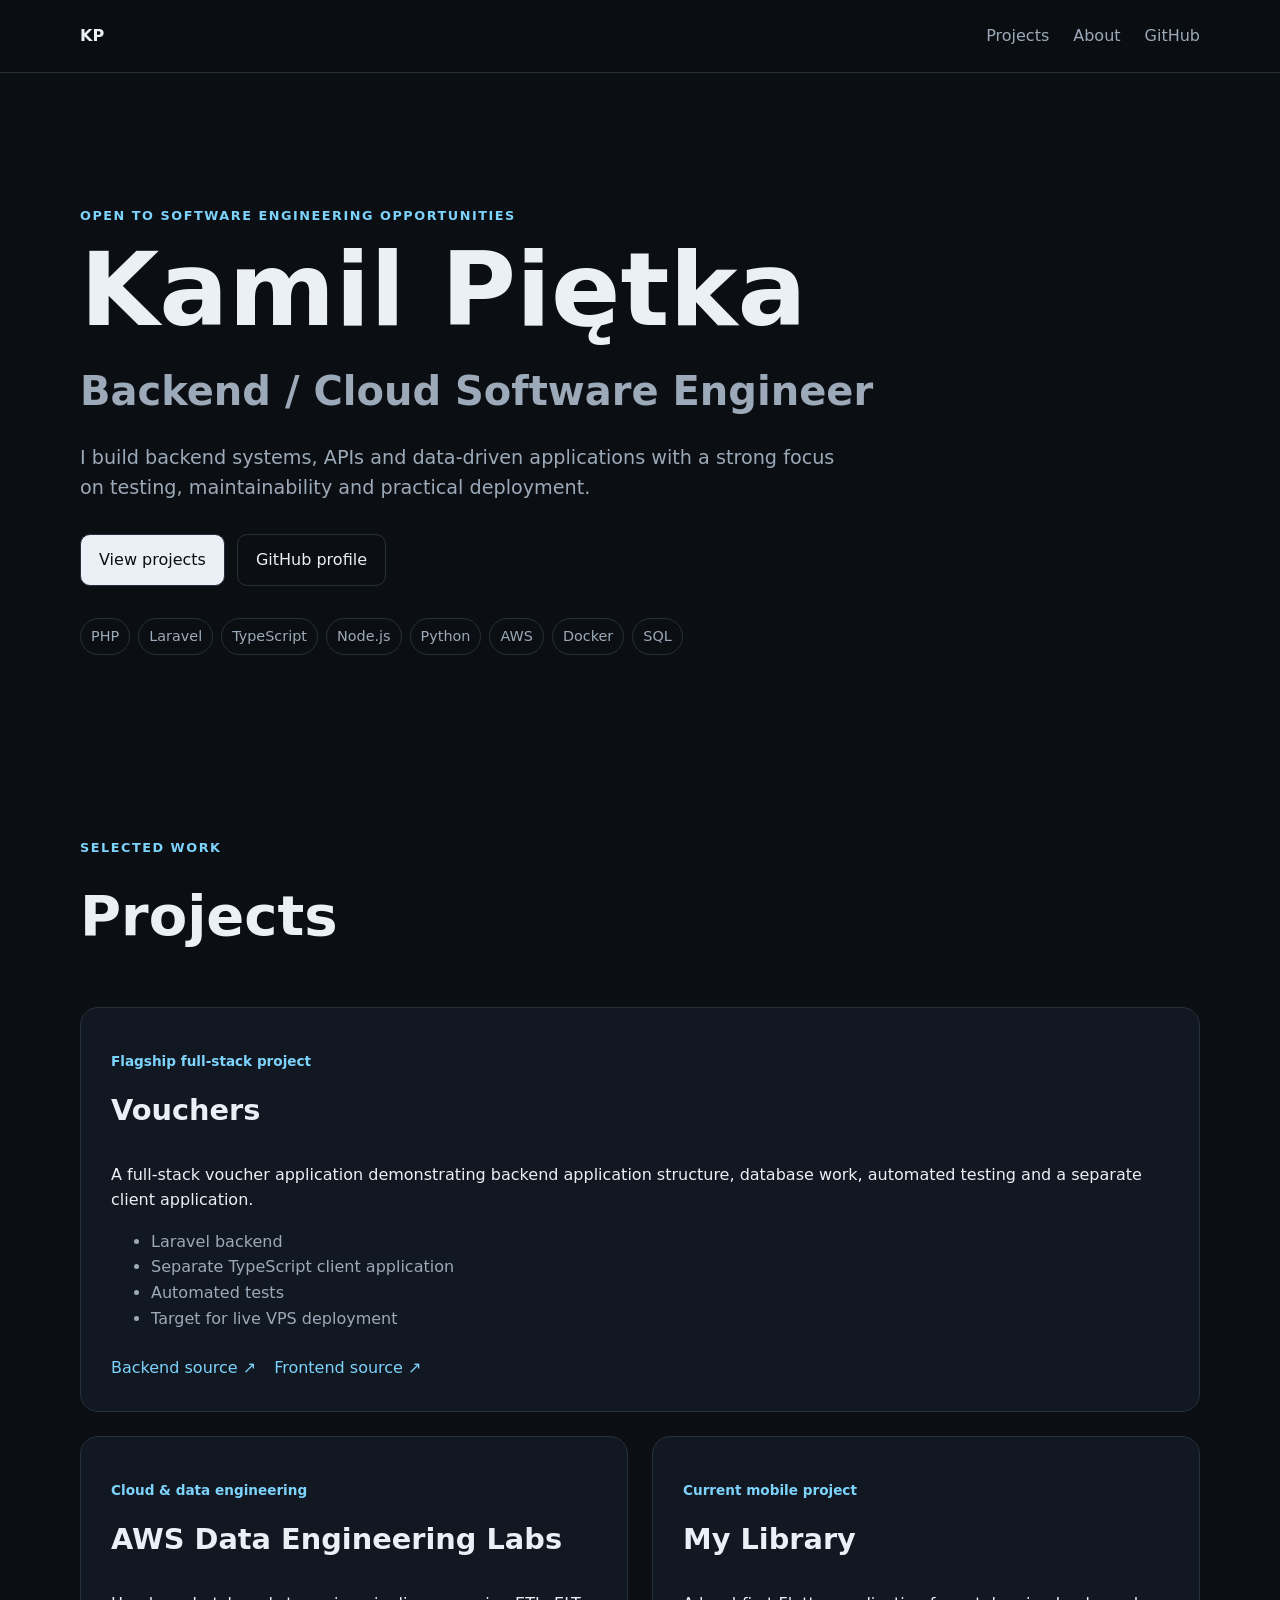
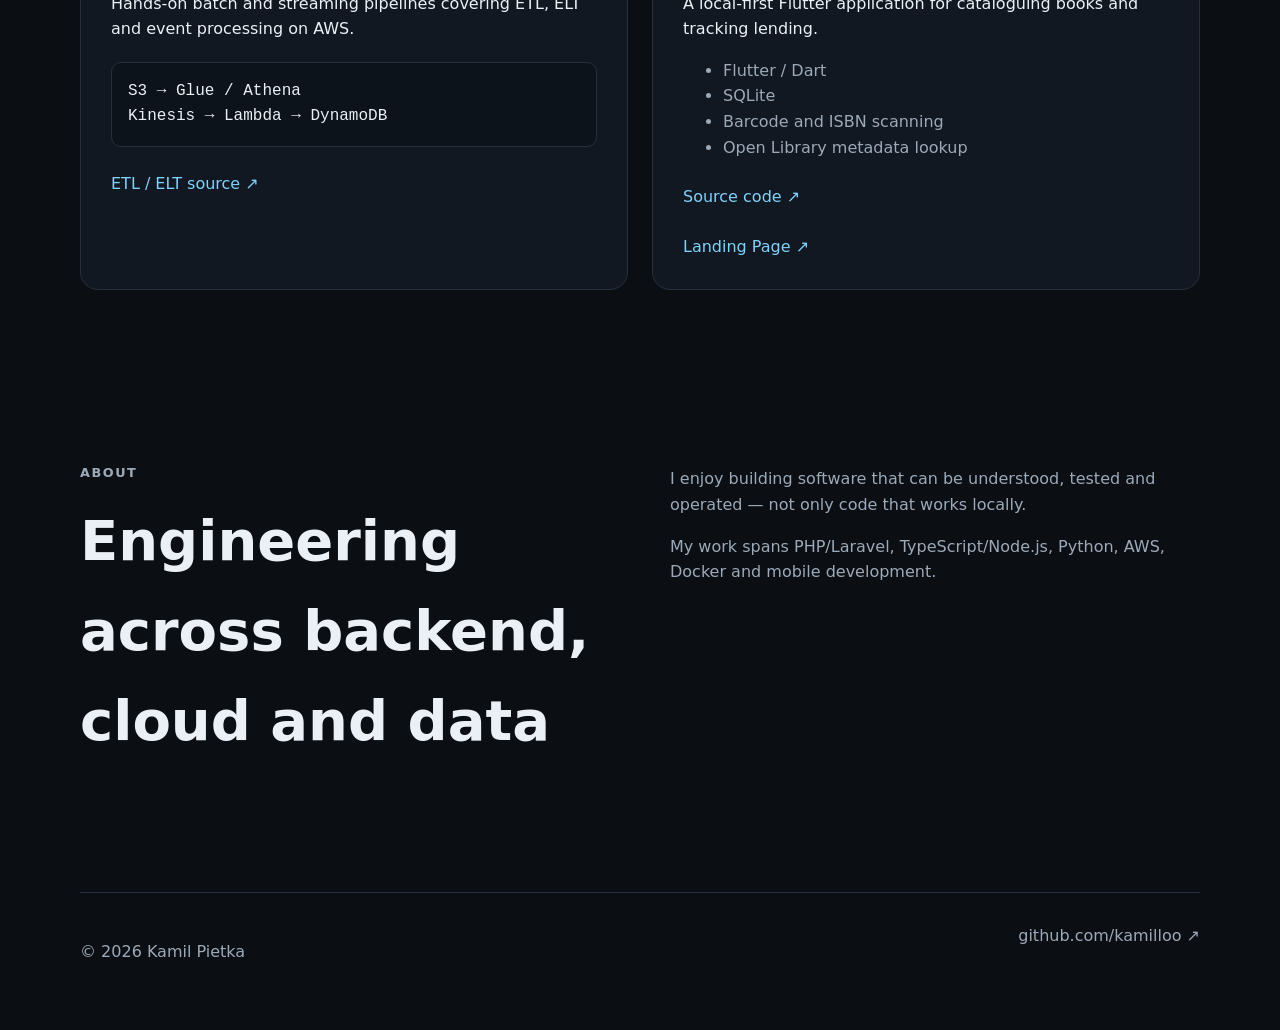
<file: index.html>
<!doctype html>
<html lang="en">
<head>
  <meta charset="utf-8">
  <meta name="viewport" content="width=device-width, initial-scale=1">
  <meta name="description" content="Kamil Pietka — Backend / Cloud Software Engineer">
  <title>Kamil Piętka — Backend / Cloud Software Engineer</title>
  <link rel="stylesheet" href="styles.css">
</head>
<body>
  <header class="site-header">
    <div class="wrap nav">
      <a class="brand" href="#top">KP</a>
      <nav>
        <a href="#projects">Projects</a>
        <a href="#about">About</a>
        <a href="https://github.com/kamilloo" target="_blank" rel="noreferrer">GitHub</a>
      </nav>
    </div>
  </header>

  <main id="top">
    <section class="hero wrap">
      <p class="eyebrow">Open to software engineering opportunities</p>
      <h1>Kamil Piętka</h1>
      <h2>Backend / Cloud Software Engineer</h2>
      <p class="lead">
        I build backend systems, APIs and data-driven applications
        with a strong focus on testing, maintainability and practical deployment.
      </p>

      <div class="actions">
        <a class="button primary" href="#projects">View projects</a>
        <a class="button" href="https://github.com/kamilloo" target="_blank" rel="noreferrer">
          GitHub profile
        </a>
      </div>

      <div class="stack">
        <span>PHP</span>
        <span>Laravel</span>
        <span>TypeScript</span>
        <span>Node.js</span>
        <span>Python</span>
        <span>AWS</span>
        <span>Docker</span>
        <span>SQL</span>
      </div>
    </section>

    <section id="projects" class="section wrap">
      <p class="eyebrow">Selected work</p>
      <h2>Projects</h2>

      <article class="project featured">
        <p class="project-kicker">Flagship full-stack project</p>
        <h3>Vouchers</h3>
        <p>
          A full-stack voucher application demonstrating backend application structure,
          database work, automated testing and a separate client application.
        </p>

        <ul class="highlights">
          <li>Laravel backend</li>
          <li>Separate TypeScript client application</li>
          <li>Automated tests</li>
          <li>Target for live VPS deployment</li>
        </ul>

        <div class="project-links">
          <a href="https://github.com/kamilloo/vouchers" target="_blank" rel="noreferrer">
            Backend source ↗
          </a>
          <a href="https://github.com/kamilloo/vouchers-app" target="_blank" rel="noreferrer">
            Frontend source ↗
          </a>
        </div>
      </article>

      <div class="project-grid">
        <article class="project">
          <p class="project-kicker">Cloud & data engineering</p>
          <h3>AWS Data Engineering Labs</h3>
          <p>
            Hands-on batch and streaming pipelines covering ETL, ELT
            and event processing on AWS.
          </p>

          <div class="architecture">
            S3 → Glue / Athena<br>
            Kinesis → Lambda → DynamoDB
          </div>

          <div class="project-links">
            <a href="https://github.com/kamilloo/aws-data-engineering-labs-etl-elt"
               target="_blank" rel="noreferrer">
              ETL / ELT source ↗
            </a>
          </div>
        </article>

        <article class="project">
          <p class="project-kicker">Current mobile project</p>
          <h3>My Library</h3>
          <p>
            A local-first Flutter application for cataloguing books and tracking lending.
          </p>

          <ul class="highlights">
            <li>Flutter / Dart</li>
            <li>SQLite</li>
            <li>Barcode and ISBN scanning</li>
            <li>Open Library metadata lookup</li>
          </ul>

          <div class="project-links">
            <a href="https://github.com/kamilloo/my-library-app"
               target="_blank" rel="noreferrer">
              Source code ↗
            </a>
          </div>
          <div class="project-links">
            <a href="https://mojabiblioteka.kamilpietka.dev/"
               target="_blank" rel="noreferrer">
              Landing Page ↗
            </a>
          </div>
        </article>
      </div>
    </section>

    <section id="about" class="section wrap about">
      <div>
        <p class="eyebrow">About</p>
        <h2>Engineering across backend, cloud and data</h2>
      </div>
      <div>
        <p>
          I enjoy building software that can be understood, tested and operated —
          not only code that works locally.
        </p>
        <p>
          My work spans PHP/Laravel, TypeScript/Node.js, Python, AWS,
          Docker and mobile development.
        </p>
      </div>
    </section>
  </main>

  <footer class="wrap footer">
    <p>© 2026 Kamil Pietka</p>
    <a href="https://github.com/kamilloo" target="_blank" rel="noreferrer">
      github.com/kamilloo ↗
    </a>
  </footer>
</body>
</html>
</file>
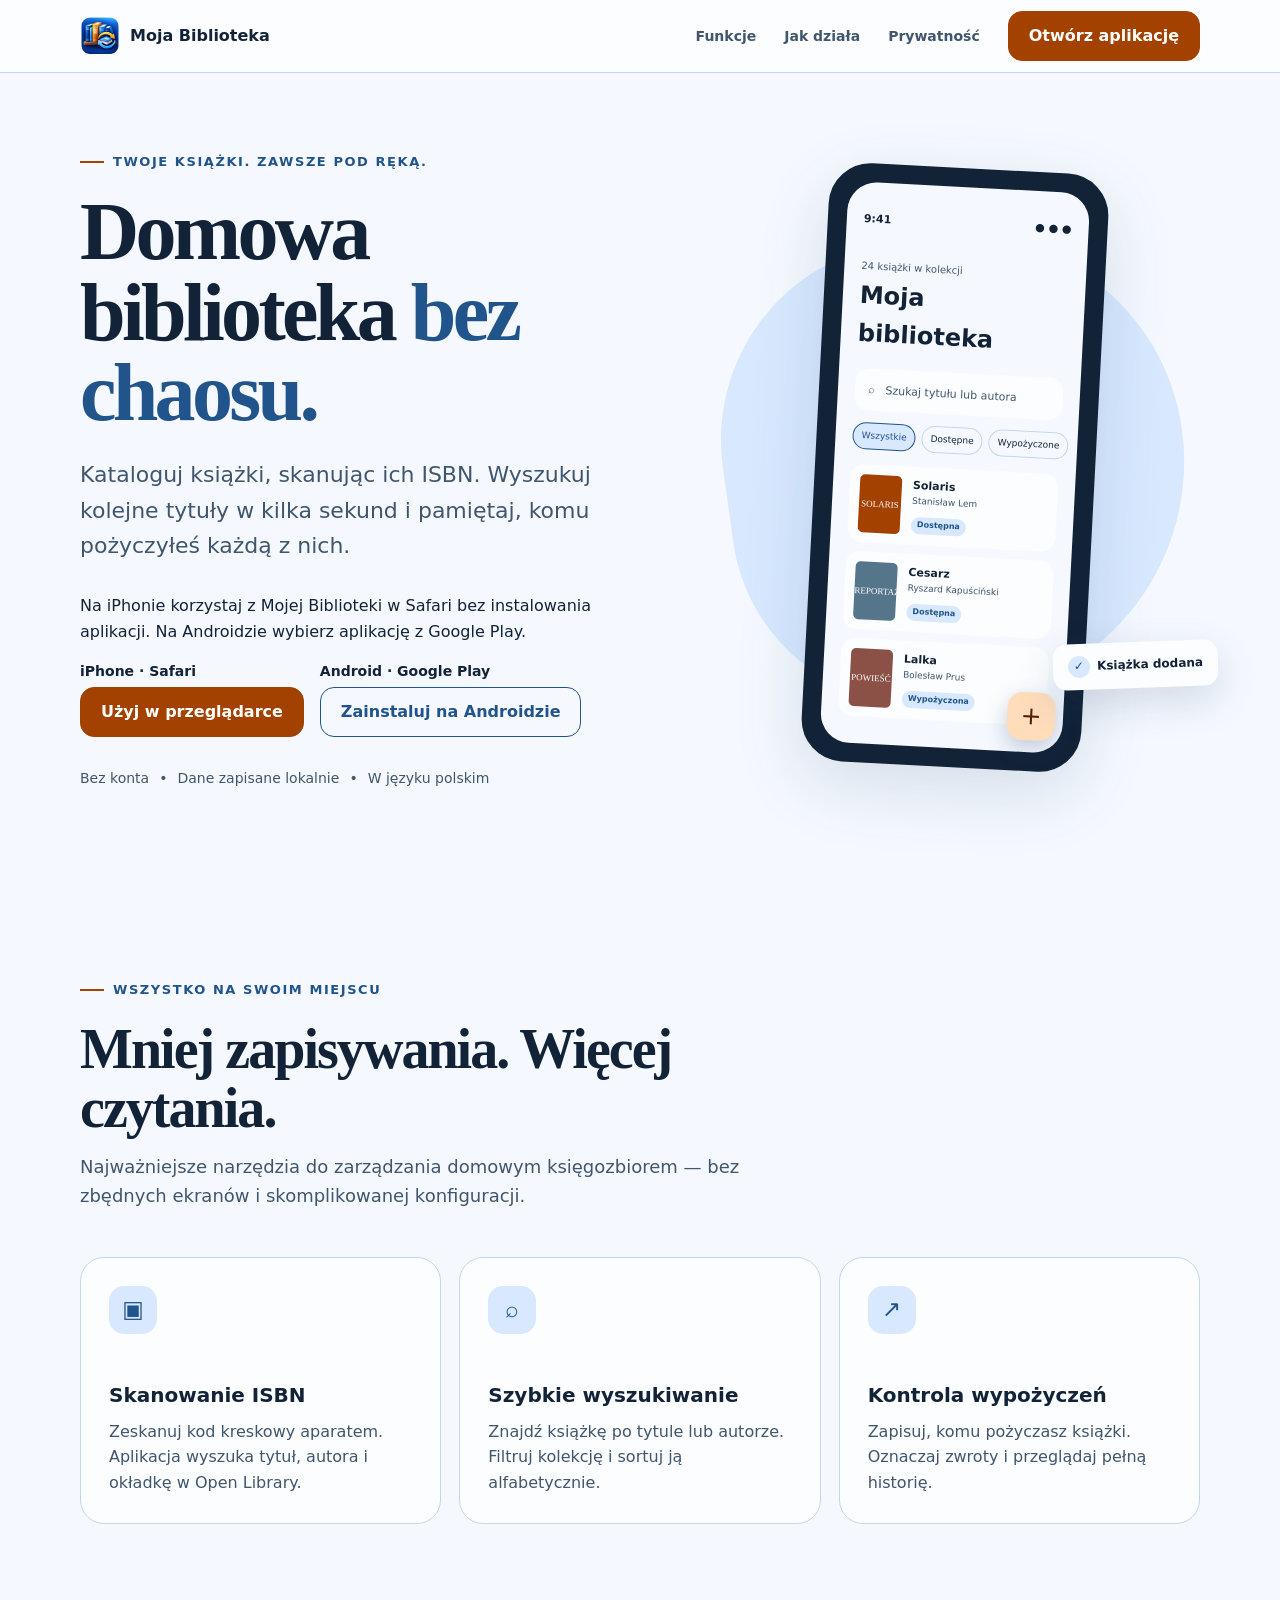
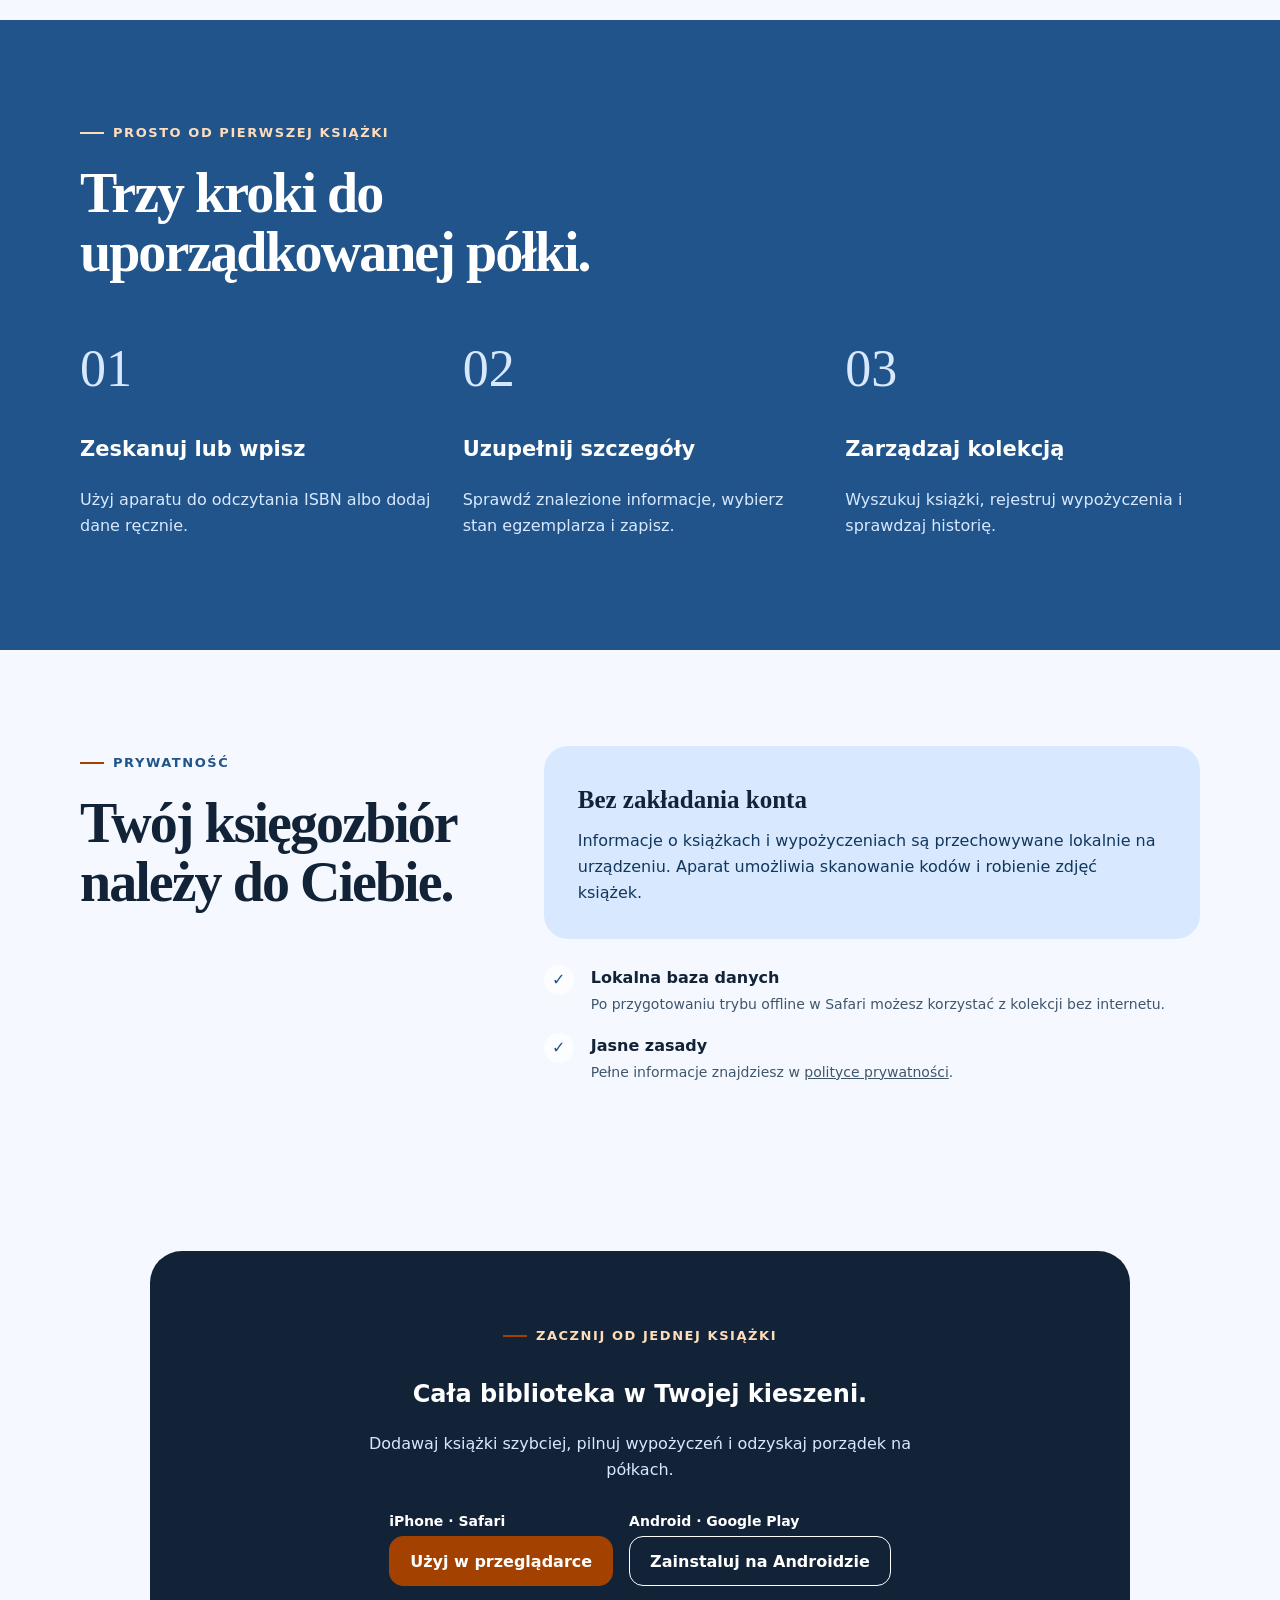
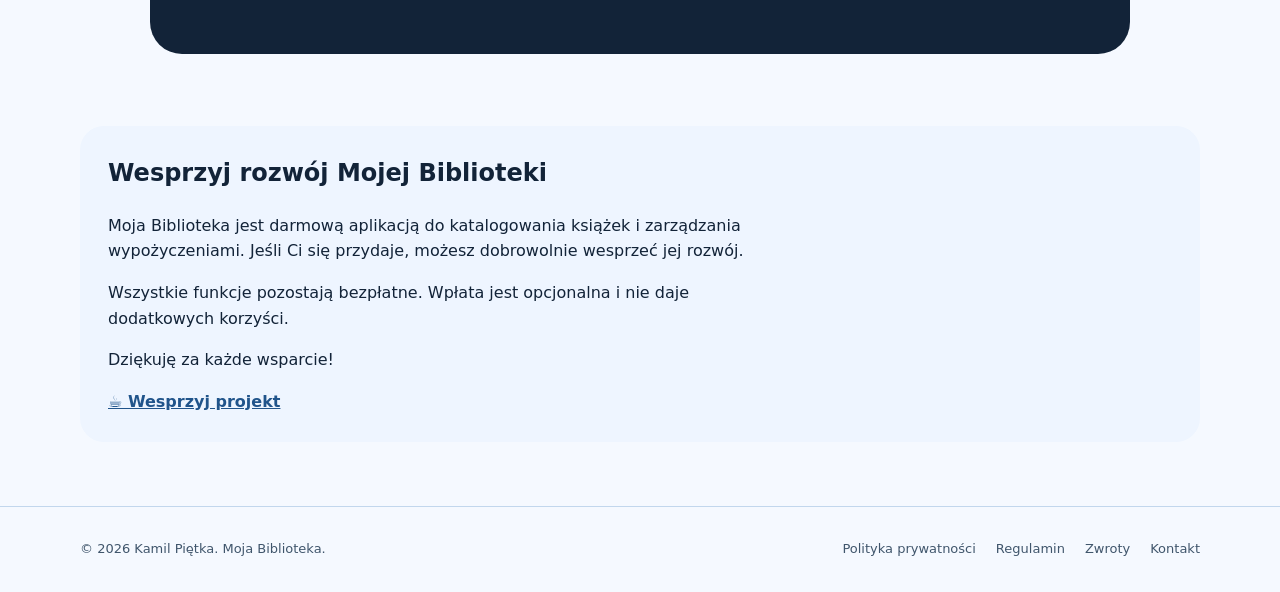
<file: mojabiblioteka/index.html>
<!doctype html>
<html lang="pl">
<head>
  <meta charset="utf-8">
  <meta name="viewport" content="width=device-width, initial-scale=1">
  <meta name="theme-color" content="#f5f9ff">
  <meta name="description" content="Moja Biblioteka — prosta aplikacja do katalogowania książek i kontrolowania wypożyczeń.">
  <meta property="og:title" content="Moja Biblioteka — Twój księgozbiór w telefonie">
  <meta property="og:description" content="Skanuj ISBN, porządkuj książki i pamiętaj, komu je pożyczyłeś.">
  <meta property="og:type" content="website">
  <link rel="canonical" href="https://mojabiblioteka.app/">
  <link rel="icon" type="image/png" sizes="32x32" href="assets/logo-32.png">
  <link rel="apple-touch-icon" sizes="180x180" href="assets/logo-180.png">
  <meta property="og:locale" content="pl_PL">
  <meta property="og:url" content="https://mojabiblioteka.app/">
  <meta property="og:image" content="https://mojabiblioteka.app/assets/logo-512.png">
  <meta property="og:image:width" content="512">
  <meta property="og:image:height" content="512">
  <meta property="og:image:alt" content="Logo aplikacji Moja Biblioteka">
  <title>Moja Biblioteka — Twój księgozbiór w telefonie</title>
  <style>
    :root {
      color-scheme: light;
      --primary: #a34200;
      --primary-container: #ffddbb;
      --on-primary-container: #542000;
      --secondary: #20548b;
      --secondary-container: #d8e9ff;
      --on-secondary: #ffffff;
      --on-secondary-container: #12375d;
      --surface: #f5f9ff;
      --surface-lowest: #fcfdff;
      --surface-low: #eef5ff;
      --ink: #122338;
      --muted: #40566c;
      --line: #c2d7ed;
      --shadow: 0 22px 70px rgba(18,55,93,.14);
    }
    *{box-sizing:border-box}
    html{scroll-padding-top:6rem}
    body{margin:0;background:var(--surface);color:var(--ink);font-family:Inter,ui-sans-serif,system-ui,-apple-system,BlinkMacSystemFont,"Segoe UI",sans-serif;line-height:1.6}
    a{color:inherit}
    .wrap{width:min(1120px,calc(100% - 40px));margin:auto}
    .site-header{position:sticky;top:0;z-index:10;background:var(--surface-lowest);border-bottom:1px solid var(--line)}
    .nav{height:72px;display:flex;align-items:center;justify-content:space-between}
    .brand{display:flex;align-items:center;gap:10px;font-weight:800;text-decoration:none}
    .brand-mark{width:40px;height:40px;border-radius:12px}
    .nav-links{display:flex;align-items:center;gap:28px}
    .nav-links a:not(.button){text-decoration:none;font-size:14px;font-weight:650;color:var(--muted)}
    .nav-links a:not(.button):hover{color:var(--secondary)}
    .button{display:inline-flex;align-items:center;justify-content:center;gap:10px;min-height:50px;padding:0 20px;border:1px solid var(--secondary);border-radius:14px;background:transparent;color:var(--secondary);font-weight:750;text-decoration:none;text-align:center}
    .button:hover{text-decoration:underline}
    .button.primary{background:var(--primary);border-color:var(--primary);color:white}
    .hero{min-height:720px;display:grid;grid-template-columns:1.06fr .94fr;align-items:center;gap:76px;padding-top:72px;padding-bottom:88px}
    .eyebrow{display:inline-flex;align-items:center;gap:9px;margin:0 0 20px;color:var(--secondary);font-size:13px;font-weight:800;letter-spacing:.12em;text-transform:uppercase}
    .eyebrow:before{content:"";width:24px;height:2px;background:var(--primary)}
    h1,h2,h3,p{margin-top:0}
    h1{max-width:720px;margin-bottom:24px;font-family:Georgia,"Times New Roman",serif;font-size:clamp(48px,7vw,82px);line-height:.98;letter-spacing:-.045em;font-weight:700}
    h1 span{color:var(--secondary)}
    .lead{max-width:620px;margin-bottom:30px;color:var(--muted);font-size:clamp(18px,2vw,22px)}
    .hero-actions{display:flex;flex-wrap:wrap;gap:12px;margin-bottom:30px}
    .trust{display:flex;flex-wrap:wrap;gap:10px;color:var(--muted);font-size:14px}
    .trust span{display:flex;align-items:center;gap:7px}
    .trust span:not(:last-child):after{content:"•";margin-left:3px;color:var(--muted)}
    .phone-stage{position:relative;display:grid;place-items:center;min-height:560px}
    .blob{position:absolute;width:min(100%,460px);aspect-ratio:1;border-radius:47% 53% 56% 44%;background:var(--secondary-container);transform:rotate(-8deg)}
    .phone{position:relative;width:280px;padding:12px;border:7px solid var(--ink);border-radius:42px;background:var(--ink);box-shadow:var(--shadow);transform:rotate(3deg)}
    .phone-screen{min-height:540px;overflow:hidden;border-radius:29px;background:var(--surface);padding:28px 17px 18px}
    .status{display:flex;justify-content:space-between;margin-bottom:30px;font-size:11px;font-weight:800}
    .app-count{font-size:10px;color:var(--muted)}
    .app-title{margin:2px 0 16px;font-size:24px;font-weight:800}
    .search{height:42px;display:flex;align-items:center;gap:8px;padding:0 13px;border-radius:14px;background:var(--surface-lowest);color:var(--muted);font-size:11px}
    .chips{display:flex;gap:6px;margin:12px 0 15px}
    .chip{padding:5px 8px;border:1px solid var(--line);border-radius:999px;font-size:9px}
    .chip.active{background:var(--secondary-container);border-color:var(--secondary);color:var(--secondary)}
    .book{display:flex;gap:11px;margin-bottom:9px;padding:10px;border-radius:14px;background:var(--surface-lowest)}
    .cover{width:42px;height:58px;flex:none;border-radius:5px;display:grid;place-items:center;background:var(--primary);color:#fff;font-family:Georgia,serif;font-size:9px;text-align:center}
    .cover.blue{background:#55758a}
    .cover.red{background:#8b5147}
    .book-copy{min-width:0}
    .book-copy strong{display:block;font-size:11px;white-space:nowrap;overflow:hidden;text-overflow:ellipsis}
    .book-copy small{display:block;color:var(--muted);font-size:9px}
    .badge{display:inline-block;margin-top:6px;padding:2px 6px;border-radius:999px;background:var(--secondary-container);color:var(--secondary);font-size:8px;font-weight:800}
    .fab{position:absolute;right:20px;bottom:24px;width:48px;height:48px;display:grid;place-items:center;border-radius:15px;background:var(--primary-container);color:var(--on-primary-container);font-size:25px;box-shadow:0 8px 22px rgba(18,55,93,.24)}
    .floating-note{position:absolute;right:-18px;bottom:78px;padding:12px 15px;border-radius:14px;background:var(--surface-lowest);box-shadow:0 14px 40px rgba(18,55,93,.16);font-size:12px;font-weight:750;transform:rotate(-2deg)}
    .floating-note:before{content:"✓";display:inline-grid;place-items:center;width:22px;height:22px;margin-right:7px;border-radius:50%;background:var(--secondary-container);color:var(--secondary)}
    section.section{padding:96px 0}
    .section-head{max-width:660px;margin-bottom:46px}
    .section h2{margin-bottom:15px;font-family:Georgia,"Times New Roman",serif;font-size:clamp(36px,5vw,56px);line-height:1.05;letter-spacing:-.035em}
    .section-head>p:last-child:not(.eyebrow){color:var(--muted);font-size:18px}
    .feature-grid{display:grid;grid-template-columns:repeat(3,1fr);gap:18px}
    .feature{min-height:250px;padding:28px;border:1px solid var(--line);border-radius:24px;background:var(--surface-lowest)}
    .icon{width:48px;height:48px;display:grid;place-items:center;margin-bottom:45px;border-radius:15px;background:var(--secondary-container);color:var(--secondary);font-size:23px}
    .feature h3{margin-bottom:8px;font-size:20px}
    .feature p{margin:0;color:var(--muted)}
    .steps-section{background:var(--secondary);color:var(--on-secondary)}
    .steps-section .eyebrow{color:var(--primary-container)}
    .steps-section .eyebrow:before{background:var(--primary-container)}
    .steps{display:grid;grid-template-columns:repeat(3,1fr);gap:28px}
    .step-num{display:block;margin-bottom:22px;color:var(--secondary-container);font-family:Georgia,serif;font-size:52px}
    .step h3{font-size:21px}
    .step p{color:var(--secondary-container)}
    .privacy{display:grid;grid-template-columns:.75fr 1.25fr;gap:70px;align-items:start}
    .privacy-card{padding:34px;border-radius:24px;background:var(--secondary-container)}
    .privacy-card strong{display:block;margin-bottom:8px;font-family:Georgia,serif;font-size:25px}
    .privacy-card p{margin:0;color:var(--on-secondary-container)}
    .check-list{display:grid;gap:18px}
    .check{display:grid;grid-template-columns:34px 1fr;gap:13px}
    .check-mark{width:30px;height:30px;display:grid;place-items:center;border-radius:50%;background:var(--surface-lowest);color:var(--secondary);font-weight:900}
    .check strong{display:block}
    .check p{margin:2px 0 0;color:var(--muted);font-size:14px}
    .cta{padding:72px 20px;text-align:center}
    .cta-card{max-width:980px;margin:auto;padding:68px 30px;border-radius:32px;background:var(--ink);color:#fff}
    .cta h2{max-width:700px;margin:0 auto 18px}
    .cta p{max-width:560px;margin:0 auto 28px;color:var(--secondary-container)}
    .cta .button:not(.primary){border-color:white;color:white}
    footer{border-top:1px solid var(--line)}
    .footer{display:flex;align-items:center;justify-content:space-between;gap:20px;padding-top:32px;padding-bottom:32px;color:var(--muted);font-size:13px}
    .footer p{margin:0}
    .footer-links{display:flex;flex-wrap:wrap;gap:20px}
    .footer a{text-decoration:none}
    .footer a:hover{color:var(--secondary)}

    @media (max-width: 900px) {
      .hero{grid-template-columns:1fr;gap:30px;padding-top:64px}
      .hero-copy{text-align:center}
      .hero-copy .eyebrow{justify-content:center}
      .lead{margin-left:auto;margin-right:auto}
      .hero-actions,.trust{justify-content:center}
      .phone-stage{min-height:600px}
      .feature-grid,.steps{grid-template-columns:1fr}
      .feature{min-height:auto}
      .icon{margin-bottom:26px}
      .privacy{grid-template-columns:1fr}
      .nav-links a:not(.button){display:none}
    }

    @media (max-width: 560px) {
      .wrap{width:min(calc(100% - 28px),1120px)}
      .nav{height:64px}
      .nav-links .button{min-height:42px;padding:0 13px;font-size:12px}
      h1{font-size:clamp(34px,11vw,49px)}
      .hero{padding-top:52px;padding-bottom:60px}
      .phone-stage{min-height:520px}
      .blob{width:min(100%,330px)}
      .phone{width:245px}
      .phone-screen{min-height:470px}
      .floating-note{right:-2px}
      section.section{padding:70px 0}
      .privacy{gap:30px}
      .cta{padding-left:14px;padding-right:14px}
      .cta-card{padding:52px 22px}
      .footer{align-items:flex-start;flex-direction:column}
      .footer-links{gap:12px 18px}
    }
    :focus-visible { outline: 3px solid currentColor; outline-offset: 4px; }
    .steps-section .eyebrow, .cta-card .eyebrow { color: var(--primary-container); }
    .platform-actions { display: flex; flex-wrap: wrap; align-items: flex-start; gap: 16px; }
    .platform-action { display: grid; gap: 4px; text-align: left; }
    .platform-action span { font-size: .875rem; font-weight: 650; }
    .cta .platform-actions { justify-content: center; }
    .support { padding: 1.75rem; margin-bottom: 4rem; border-radius: 24px; background: var(--surface-low); }
    .support p { max-width: 64ch; }
    .support a { color: var(--secondary); font-weight: 750; }
    @media (max-width: 900px) { .platform-actions { justify-content: center; } }
    @media (max-width: 360px) {
      .nav { height: auto; min-height: 64px; flex-wrap: wrap; gap: 8px; padding-block: 8px; }
      .phone { max-width: 90%; }
      .blob { width: 88%; }
    }
    @media (prefers-reduced-motion: reduce) { html { scroll-behavior: auto; } }
  </style>
  <script src="platform.js" defer></script>
</head>
<body>
  <header class="site-header">
    <div class="wrap nav">
      <a class="brand" href="#start" aria-label="Moja Biblioteka — strona główna"><img class="brand-mark" src="assets/logo-80.png" alt="" width="40" height="40"> Moja Biblioteka</a>
      <nav class="nav-links" aria-label="Główna nawigacja">
        <a href="#funkcje">Funkcje</a><a href="#jak-dziala">Jak działa</a><a href="#prywatnosc">Prywatność</a>
        <a class="button primary" href="#start">Otwórz aplikację</a>
      </nav>
    </div>
  </header>

  <main id="start">
    <section class="hero wrap">
      <div class="hero-copy">
        <p class="eyebrow">Twoje książki. Zawsze pod ręką.</p>
        <h1>Domowa biblioteka <span>bez chaosu.</span></h1>
        <p class="lead">Kataloguj książki, skanując ich ISBN. Wyszukuj kolejne tytuły w kilka sekund i pamiętaj, komu pożyczyłeś każdą z nich.</p>
        <p>Na iPhonie korzystaj z Mojej Biblioteki w Safari bez instalowania aplikacji. Na Androidzie wybierz aplikację z Google Play.</p>
        <div class="hero-actions platform-actions">
          <div class="platform-action"><span>iPhone · Safari</span><a class="button primary" href="/app/">Użyj w przeglądarce</a></div>
          <div class="platform-action"><span>Android · Google Play</span><a class="button" href="https://play.google.com/store/apps/details?id=com.kamilloo.mylibrary">Zainstaluj na Androidzie</a></div>
        </div>
        <div class="trust" aria-label="Najważniejsze informacje"><span>Bez konta</span><span>Dane zapisane lokalnie</span><span>W języku polskim</span></div>
      </div>

      <div class="phone-stage" role="img" aria-label="Podgląd katalogu książek z tytułami, autorami i stanem wypożyczenia">
        <div class="blob"></div>
        <div class="phone">
          <div class="phone-screen">
            <div class="status"><span>9:41</span><span>● ● ●</span></div>
            <div class="app-count">24 książki w kolekcji</div><div class="app-title">Moja biblioteka</div>
            <div class="search">⌕ &nbsp; Szukaj tytułu lub autora</div>
            <div class="chips"><span class="chip active">Wszystkie</span><span class="chip">Dostępne</span><span class="chip">Wypożyczone</span></div>
            <div class="book"><div class="cover">SOLARIS</div><div class="book-copy"><strong>Solaris</strong><small>Stanisław Lem</small><span class="badge">Dostępna</span></div></div>
            <div class="book"><div class="cover blue">REPORTAŻ</div><div class="book-copy"><strong>Cesarz</strong><small>Ryszard Kapuściński</small><span class="badge">Dostępna</span></div></div>
            <div class="book"><div class="cover red">POWIEŚĆ</div><div class="book-copy"><strong>Lalka</strong><small>Bolesław Prus</small><span class="badge">Wypożyczona</span></div></div>
            <div class="fab" aria-hidden="true">+</div>
          </div>
        </div>
        <div class="floating-note">Książka dodana</div>
      </div>
    </section>

    <section id="funkcje" class="section wrap">
      <div class="section-head"><p class="eyebrow">Wszystko na swoim miejscu</p><h2>Mniej zapisywania. Więcej czytania.</h2><p>Najważniejsze narzędzia do zarządzania domowym księgozbiorem — bez zbędnych ekranów i skomplikowanej konfiguracji.</p></div>
      <div class="feature-grid">
        <article class="feature"><div class="icon" aria-hidden="true">▣</div><h3>Skanowanie ISBN</h3><p>Zeskanuj kod kreskowy aparatem. Aplikacja wyszuka tytuł, autora i okładkę w Open Library.</p></article>
        <article class="feature"><div class="icon" aria-hidden="true">⌕</div><h3>Szybkie wyszukiwanie</h3><p>Znajdź książkę po tytule lub autorze. Filtruj kolekcję i sortuj ją alfabetycznie.</p></article>
        <article class="feature"><div class="icon" aria-hidden="true">↗</div><h3>Kontrola wypożyczeń</h3><p>Zapisuj, komu pożyczasz książki. Oznaczaj zwroty i przeglądaj pełną historię.</p></article>
      </div>
    </section>

    <section id="jak-dziala" class="section steps-section">
      <div class="wrap">
        <div class="section-head"><p class="eyebrow">Prosto od pierwszej książki</p><h2>Trzy kroki do uporządkowanej półki.</h2></div>
        <div class="steps">
          <article class="step"><span class="step-num">01</span><h3>Zeskanuj lub wpisz</h3><p>Użyj aparatu do odczytania ISBN albo dodaj dane ręcznie.</p></article>
          <article class="step"><span class="step-num">02</span><h3>Uzupełnij szczegóły</h3><p>Sprawdź znalezione informacje, wybierz stan egzemplarza i zapisz.</p></article>
          <article class="step"><span class="step-num">03</span><h3>Zarządzaj kolekcją</h3><p>Wyszukuj książki, rejestruj wypożyczenia i sprawdzaj historię.</p></article>
        </div>
      </div>
    </section>

    <section id="prywatnosc" class="section wrap privacy">
      <div><p class="eyebrow">Prywatność</p><h2>Twój księgozbiór należy do Ciebie.</h2></div>
      <div>
        <div class="privacy-card"><strong>Bez zakładania konta</strong><p>Informacje o książkach i wypożyczeniach są przechowywane lokalnie na urządzeniu. Aparat umożliwia skanowanie kodów i robienie zdjęć książek.</p></div>
        <div class="check-list" style="margin-top:26px">
          <div class="check"><span class="check-mark">✓</span><div><strong>Lokalna baza danych</strong><p>Po przygotowaniu trybu offline w Safari możesz korzystać z kolekcji bez internetu.</p></div></div>
          <div class="check"><span class="check-mark">✓</span><div><strong>Jasne zasady</strong><p>Pełne informacje znajdziesz w <a href="./privacy/">polityce prywatności</a>.</p></div></div>
        </div>
      </div>
    </section>

    <section class="cta"><div class="cta-card"><p class="eyebrow">Zacznij od jednej książki</p><h2>Cała biblioteka w Twojej kieszeni.</h2><p>Dodawaj książki szybciej, pilnuj wypożyczeń i odzyskaj porządek na półkach.</p><div class="platform-actions">
      <div class="platform-action"><span>iPhone · Safari</span><a class="button primary" href="/app/">Użyj w przeglądarce</a></div>
      <div class="platform-action"><span>Android · Google Play</span><a class="button" href="https://play.google.com/store/apps/details?id=com.kamilloo.mylibrary">Zainstaluj na Androidzie</a></div>
    </div></div></section>
    <section class="wrap support" aria-labelledby="support-title">
      <h2 id="support-title">Wesprzyj rozwój Mojej Biblioteki</h2>
      <p>Moja Biblioteka jest darmową aplikacją do katalogowania książek i zarządzania wypożyczeniami. Jeśli Ci się przydaje, możesz dobrowolnie wesprzeć jej rozwój.</p>
      <p>Wszystkie funkcje pozostają bezpłatne. Wpłata jest opcjonalna i nie daje dodatkowych korzyści.</p>
      <p>Dziękuję za każde wsparcie!</p>
      <a href="https://buycoffee.to/moja-biblioteka" target="_blank" rel="noopener noreferrer">☕ Wesprzyj projekt</a>
    </section>
  </main>

  <footer><div class="wrap footer"><p>© 2026 Kamil Piętka. Moja Biblioteka.</p><nav class="footer-links" aria-label="Dokumenty i kontakt"><a href="./privacy/">Polityka prywatności</a><a href="./terms/">Regulamin</a><a href="./returns/">Zwroty</a><a href="mailto:phpdevondemand@gmail.com">Kontakt</a></nav></div></footer>
</body>
</html>
</file>
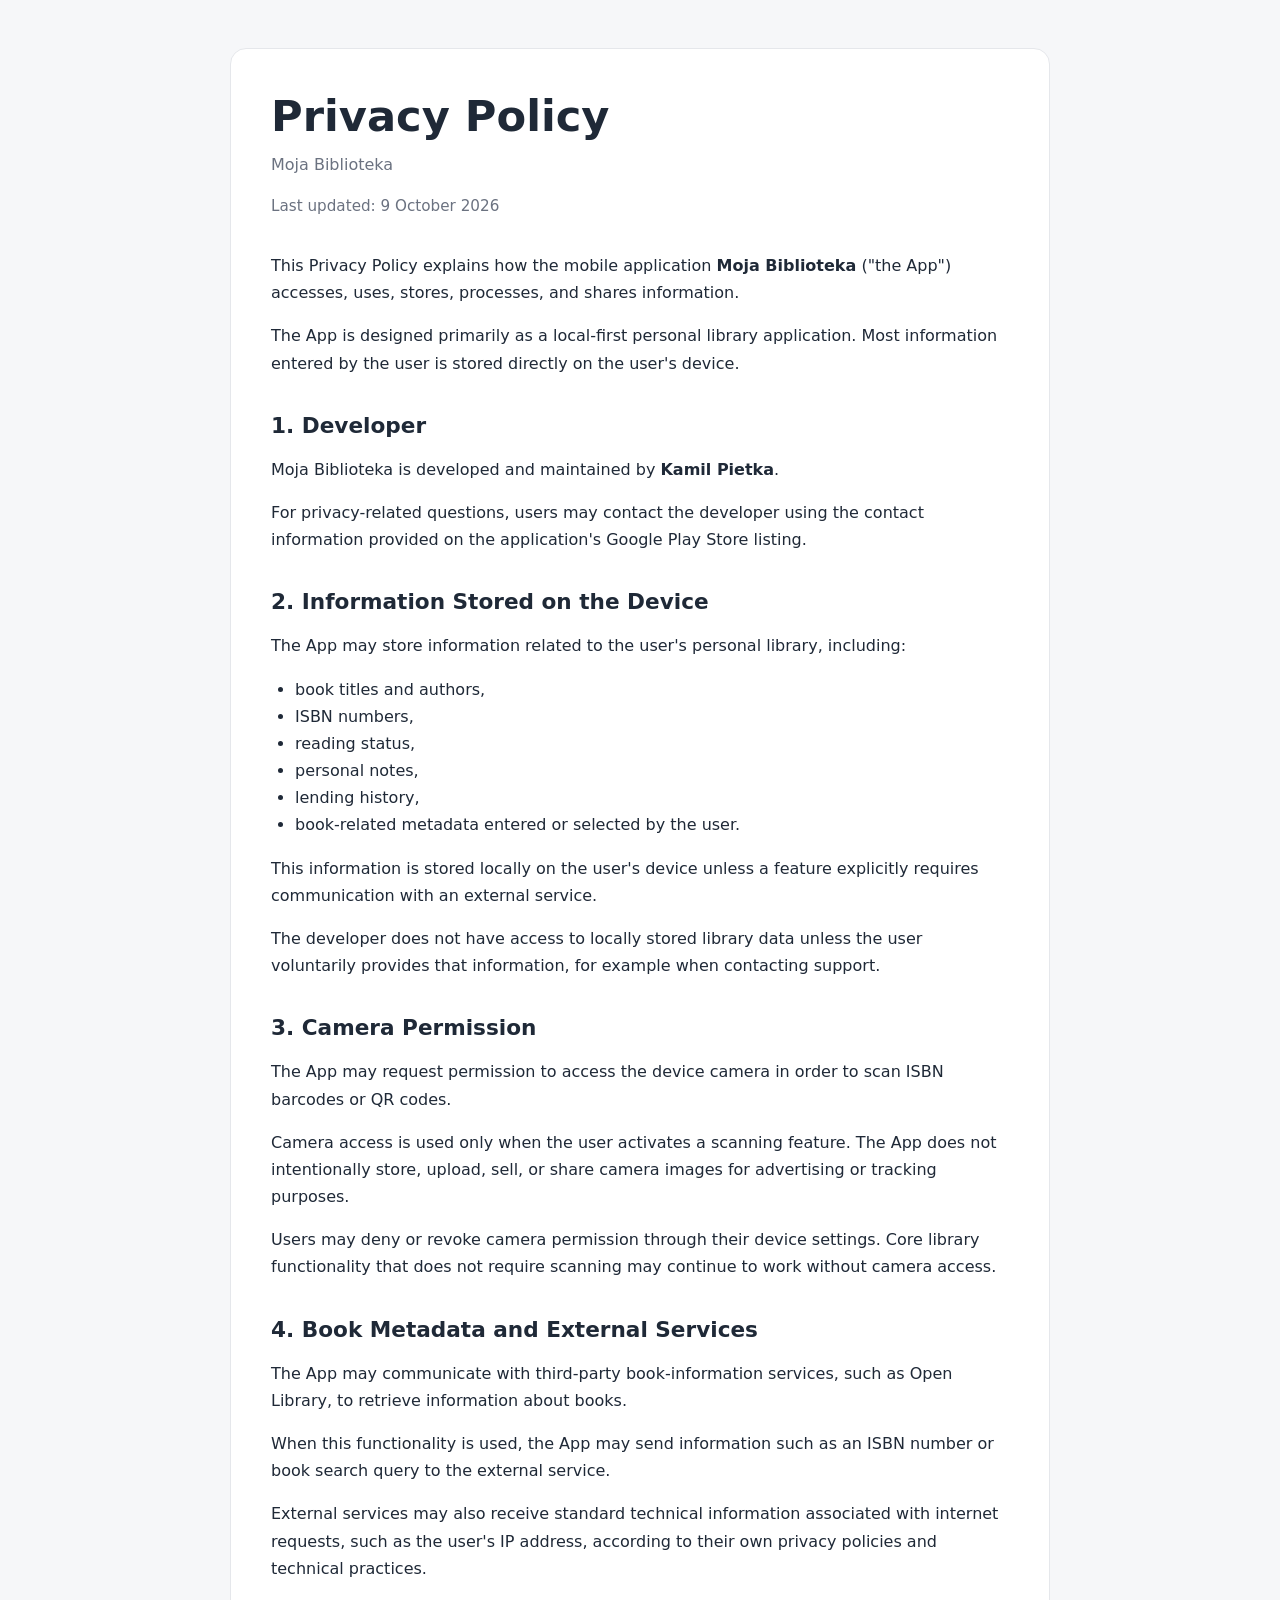
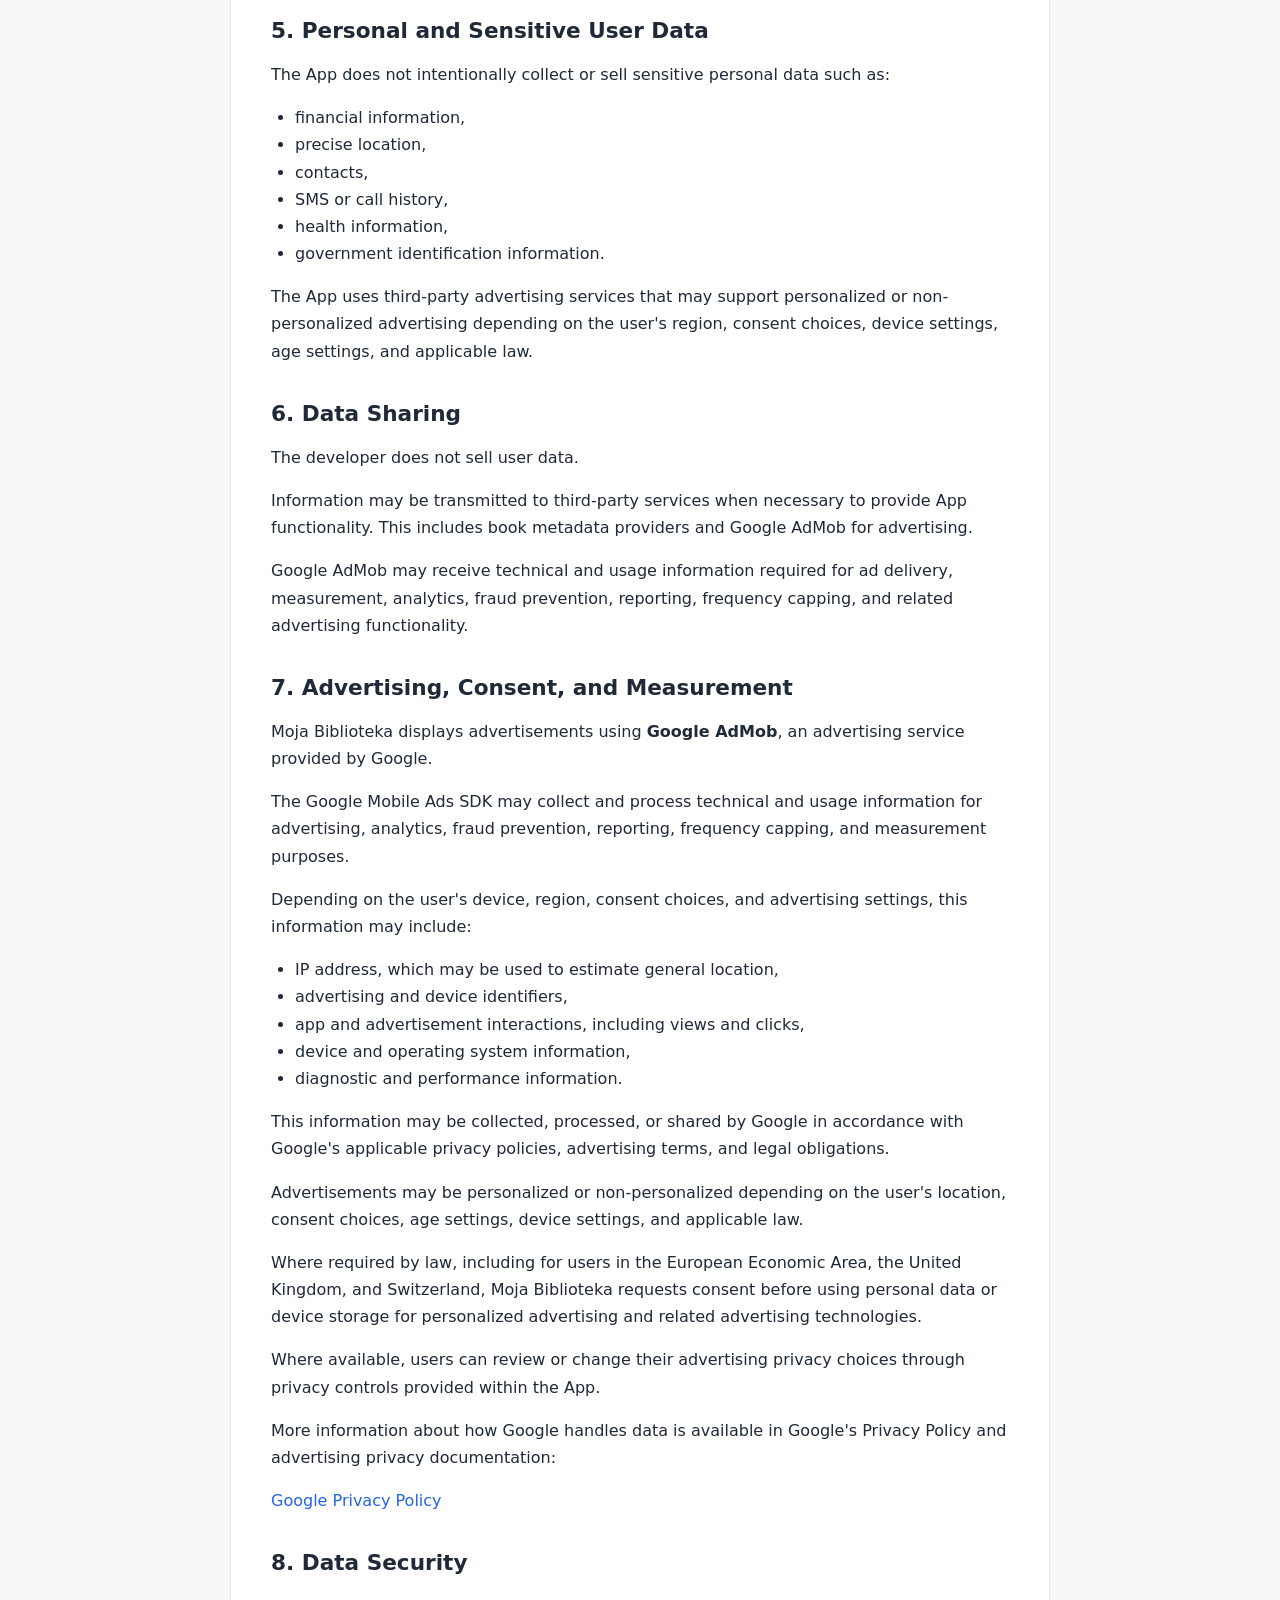
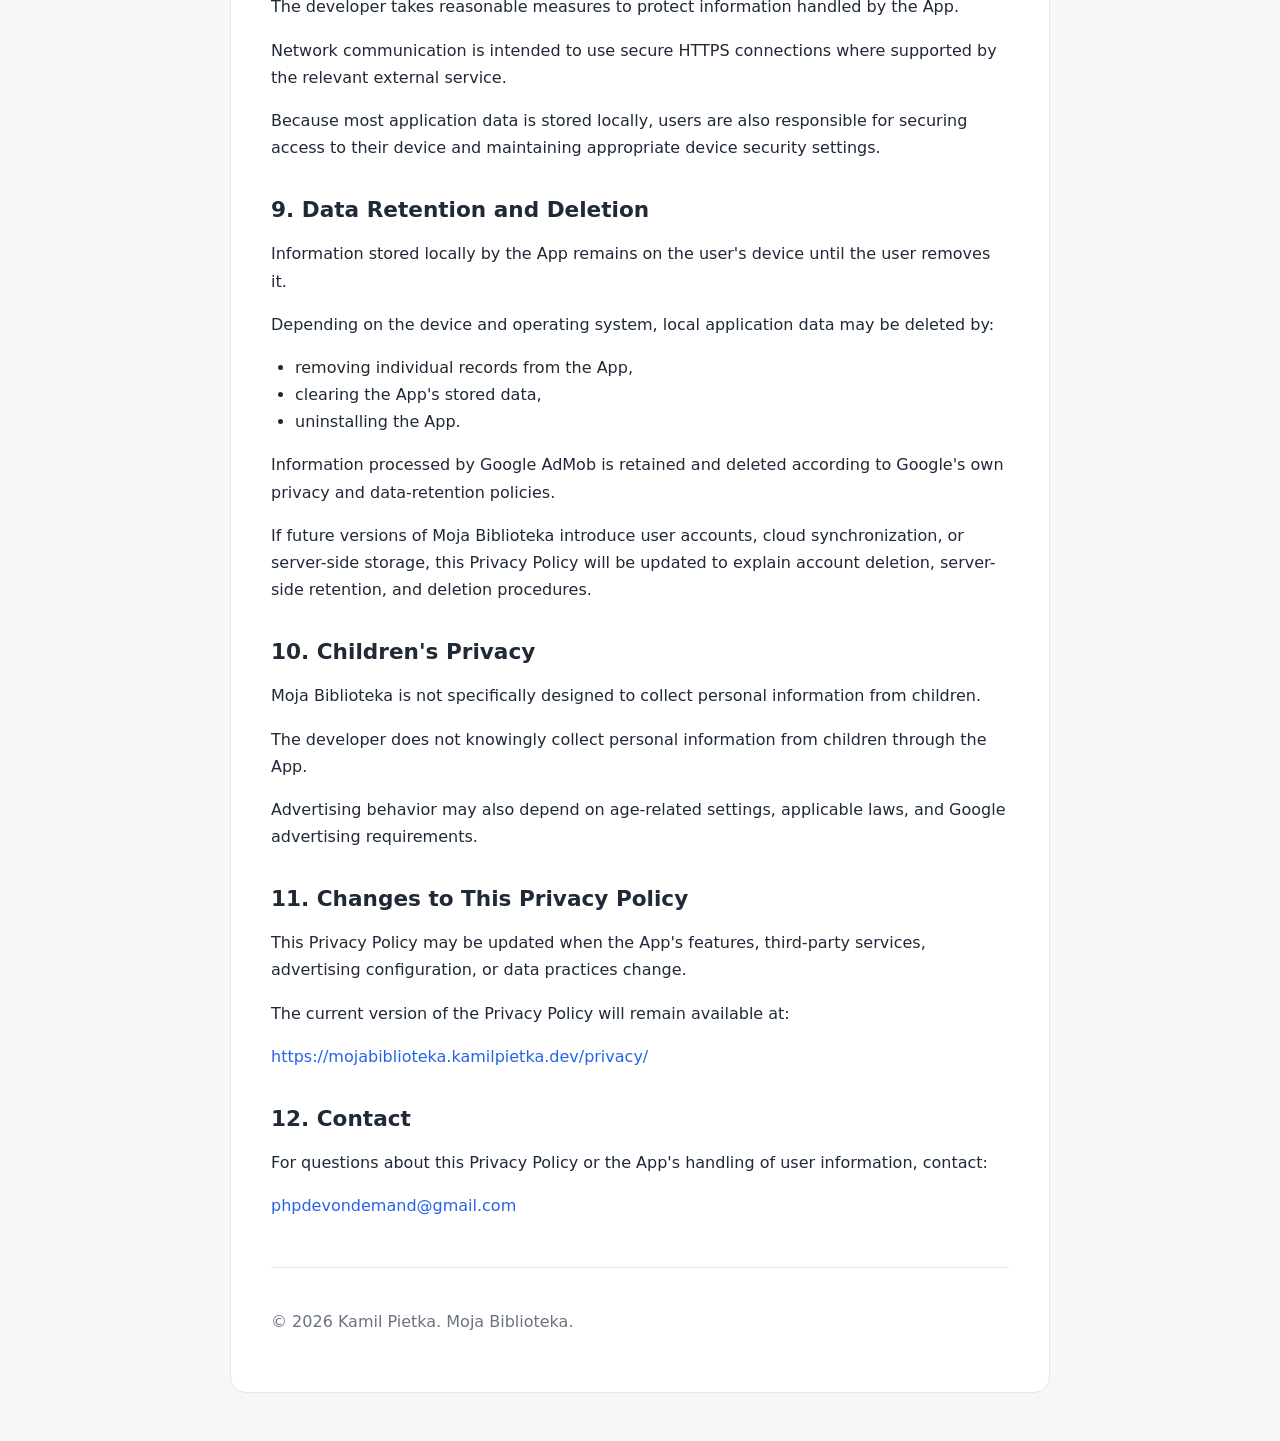
<file: mojabiblioteka/privacy/index.html>
<!doctype html>
<html lang="en">
<head>
    <meta charset="utf-8">

    <meta
            name="viewport"
            content="width=device-width, initial-scale=1"
    >

    <meta
            name="description"
            content="Privacy Policy for the Moja Biblioteka mobile application."
    >

    <title>Privacy Policy | Moja Biblioteka</title>

    <style>
        :root {
            color-scheme: light dark;

            --bg: #f6f7f9;
            --card: #ffffff;
            --text: #1f2937;
            --muted: #6b7280;
            --border: #e5e7eb;
            --accent: #2563eb;
            --max-width: 820px;
        }

        @media (prefers-color-scheme: dark) {
            :root {
                --bg: #111827;
                --card: #1f2937;
                --text: #f3f4f6;
                --muted: #9ca3af;
                --border: #374151;
                --accent: #60a5fa;
            }
        }

        * {
            box-sizing: border-box;
        }

        body {
            margin: 0;

            font-family:
                    Inter,
                    system-ui,
                    -apple-system,
                    BlinkMacSystemFont,
                    "Segoe UI",
                    sans-serif;

            line-height: 1.7;

            background: var(--bg);
            color: var(--text);
        }

        main {
            width: min(calc(100% - 32px), var(--max-width));
            margin: 48px auto;
            padding: 40px;

            background: var(--card);
            border: 1px solid var(--border);
            border-radius: 16px;
        }

        h1,
        h2 {
            line-height: 1.25;
        }

        h1 {
            margin-top: 0;
            margin-bottom: 8px;

            font-size: clamp(2rem, 5vw, 2.7rem);
        }

        h2 {
            margin-top: 36px;
            margin-bottom: 12px;

            font-size: 1.35rem;
        }

        p,
        li {
            font-size: 1rem;
        }

        .subtitle {
            margin-top: 0;
            color: var(--muted);
        }

        .updated {
            margin-bottom: 32px;

            color: var(--muted);
            font-size: 0.95rem;
        }

        a {
            color: var(--accent);
            text-decoration: none;
        }

        a:hover {
            text-decoration: underline;
        }

        ul {
            padding-left: 24px;
        }

        footer {
            margin-top: 48px;
            padding-top: 24px;

            border-top: 1px solid var(--border);

            color: var(--muted);
            font-size: 0.95rem;
        }

        @media (max-width: 640px) {
            main {
                width: min(calc(100% - 20px), var(--max-width));
                margin: 20px auto;
                padding: 24px;

                border-radius: 12px;
            }
        }
    </style>
</head>

<body>
<main>

    <header>
        <h1>Privacy Policy</h1>

        <p class="subtitle">
            Moja Biblioteka
        </p>

        <p class="updated">
            Last updated: 9 October 2026
        </p>
    </header>

    <p>
        This Privacy Policy explains how the mobile application
        <strong>Moja Biblioteka</strong> ("the App") accesses, uses,
        stores, processes, and shares information.
    </p>

    <p>
        The App is designed primarily as a local-first personal library
        application. Most information entered by the user is stored directly
        on the user's device.
    </p>


    <h2>1. Developer</h2>

    <p>
        Moja Biblioteka is developed and maintained by
        <strong>Kamil Pietka</strong>.
    </p>

    <p>
        For privacy-related questions, users may contact the developer
        using the contact information provided on the application's
        Google Play Store listing.
    </p>


    <h2>2. Information Stored on the Device</h2>

    <p>
        The App may store information related to the user's personal library,
        including:
    </p>

    <ul>
        <li>book titles and authors,</li>
        <li>ISBN numbers,</li>
        <li>reading status,</li>
        <li>personal notes,</li>
        <li>lending history,</li>
        <li>book-related metadata entered or selected by the user.</li>
    </ul>

    <p>
        This information is stored locally on the user's device unless a
        feature explicitly requires communication with an external service.
    </p>

    <p>
        The developer does not have access to locally stored library data
        unless the user voluntarily provides that information, for example
        when contacting support.
    </p>


    <h2>3. Camera Permission</h2>

    <p>
        The App may request permission to access the device camera in order
        to scan ISBN barcodes or QR codes.
    </p>

    <p>
        Camera access is used only when the user activates a scanning feature.
        The App does not intentionally store, upload, sell, or share camera
        images for advertising or tracking purposes.
    </p>

    <p>
        Users may deny or revoke camera permission through their device
        settings. Core library functionality that does not require scanning
        may continue to work without camera access.
    </p>


    <h2>4. Book Metadata and External Services</h2>

    <p>
        The App may communicate with third-party book-information services,
        such as Open Library, to retrieve information about books.
    </p>

    <p>
        When this functionality is used, the App may send information such as
        an ISBN number or book search query to the external service.
    </p>

    <p>
        External services may also receive standard technical information
        associated with internet requests, such as the user's IP address,
        according to their own privacy policies and technical practices.
    </p>


    <h2>5. Personal and Sensitive User Data</h2>

    <p>
        The App does not intentionally collect or sell sensitive personal data
        such as:
    </p>

    <ul>
        <li>financial information,</li>
        <li>precise location,</li>
        <li>contacts,</li>
        <li>SMS or call history,</li>
        <li>health information,</li>
        <li>government identification information.</li>
    </ul>

    <p>
        The App uses third-party advertising services that may support
        personalized or non-personalized advertising depending on the user's
        region, consent choices, device settings, age settings, and
        applicable law.
    </p>


    <h2>6. Data Sharing</h2>

    <p>
        The developer does not sell user data.
    </p>

    <p>
        Information may be transmitted to third-party services when necessary
        to provide App functionality. This includes book metadata providers
        and Google AdMob for advertising.
    </p>

    <p>
        Google AdMob may receive technical and usage information required for
        ad delivery, measurement, analytics, fraud prevention, reporting,
        frequency capping, and related advertising functionality.
    </p>


    <h2>7. Advertising, Consent, and Measurement</h2>

    <p>
        Moja Biblioteka displays advertisements using
        <strong>Google AdMob</strong>, an advertising service provided
        by Google.
    </p>

    <p>
        The Google Mobile Ads SDK may collect and process technical and usage
        information for advertising, analytics, fraud prevention, reporting,
        frequency capping, and measurement purposes.
    </p>

    <p>
        Depending on the user's device, region, consent choices, and
        advertising settings, this information may include:
    </p>

    <ul>
        <li>IP address, which may be used to estimate general location,</li>
        <li>advertising and device identifiers,</li>
        <li>app and advertisement interactions, including views and clicks,</li>
        <li>device and operating system information,</li>
        <li>diagnostic and performance information.</li>
    </ul>

    <p>
        This information may be collected, processed, or shared by Google
        in accordance with Google's applicable privacy policies,
        advertising terms, and legal obligations.
    </p>

    <p>
        Advertisements may be personalized or non-personalized depending on
        the user's location, consent choices, age settings, device settings,
        and applicable law.
    </p>

    <p>
        Where required by law, including for users in the European Economic
        Area, the United Kingdom, and Switzerland, Moja Biblioteka requests
        consent before using personal data or device storage for personalized
        advertising and related advertising technologies.
    </p>

    <p>
        Where available, users can review or change their advertising privacy
        choices through privacy controls provided within the App.
    </p>

    <p>
        More information about how Google handles data is available in
        Google's Privacy Policy and advertising privacy documentation:
    </p>

    <p>
        <a
                href="https://policies.google.com/privacy"
                target="_blank"
                rel="noopener noreferrer"
        >
            Google Privacy Policy
        </a>
    </p>


    <h2>8. Data Security</h2>

    <p>
        The developer takes reasonable measures to protect information handled
        by the App.
    </p>

    <p>
        Network communication is intended to use secure HTTPS connections
        where supported by the relevant external service.
    </p>

    <p>
        Because most application data is stored locally, users are also
        responsible for securing access to their device and maintaining
        appropriate device security settings.
    </p>


    <h2>9. Data Retention and Deletion</h2>

    <p>
        Information stored locally by the App remains on the user's device
        until the user removes it.
    </p>

    <p>
        Depending on the device and operating system, local application data
        may be deleted by:
    </p>

    <ul>
        <li>removing individual records from the App,</li>
        <li>clearing the App's stored data,</li>
        <li>uninstalling the App.</li>
    </ul>

    <p>
        Information processed by Google AdMob is retained and deleted
        according to Google's own privacy and data-retention policies.
    </p>

    <p>
        If future versions of Moja Biblioteka introduce user accounts,
        cloud synchronization, or server-side storage, this Privacy Policy
        will be updated to explain account deletion, server-side retention,
        and deletion procedures.
    </p>


    <h2>10. Children's Privacy</h2>

    <p>
        Moja Biblioteka is not specifically designed to collect personal
        information from children.
    </p>

    <p>
        The developer does not knowingly collect personal information from
        children through the App.
    </p>

    <p>
        Advertising behavior may also depend on age-related settings,
        applicable laws, and Google advertising requirements.
    </p>


    <h2>11. Changes to This Privacy Policy</h2>

    <p>
        This Privacy Policy may be updated when the App's features,
        third-party services, advertising configuration, or data practices
        change.
    </p>

    <p>
        The current version of the Privacy Policy will remain available at:
    </p>

    <p>
        <a href="https://mojabiblioteka.kamilpietka.dev/privacy/">
            https://mojabiblioteka.kamilpietka.dev/privacy/
        </a>
    </p>


    <h2>12. Contact</h2>

    <p>
        For questions about this Privacy Policy or the App's handling
        of user information, contact:
    </p>

    <p>
        <a href="mailto:phpdevondemand@gmail.com">
            phpdevondemand@gmail.com
        </a>
    </p>


    <footer>
        <p>
            © 2026 Kamil Pietka. Moja Biblioteka.
        </p>
    </footer>

</main>
</body>
</html>
</file>
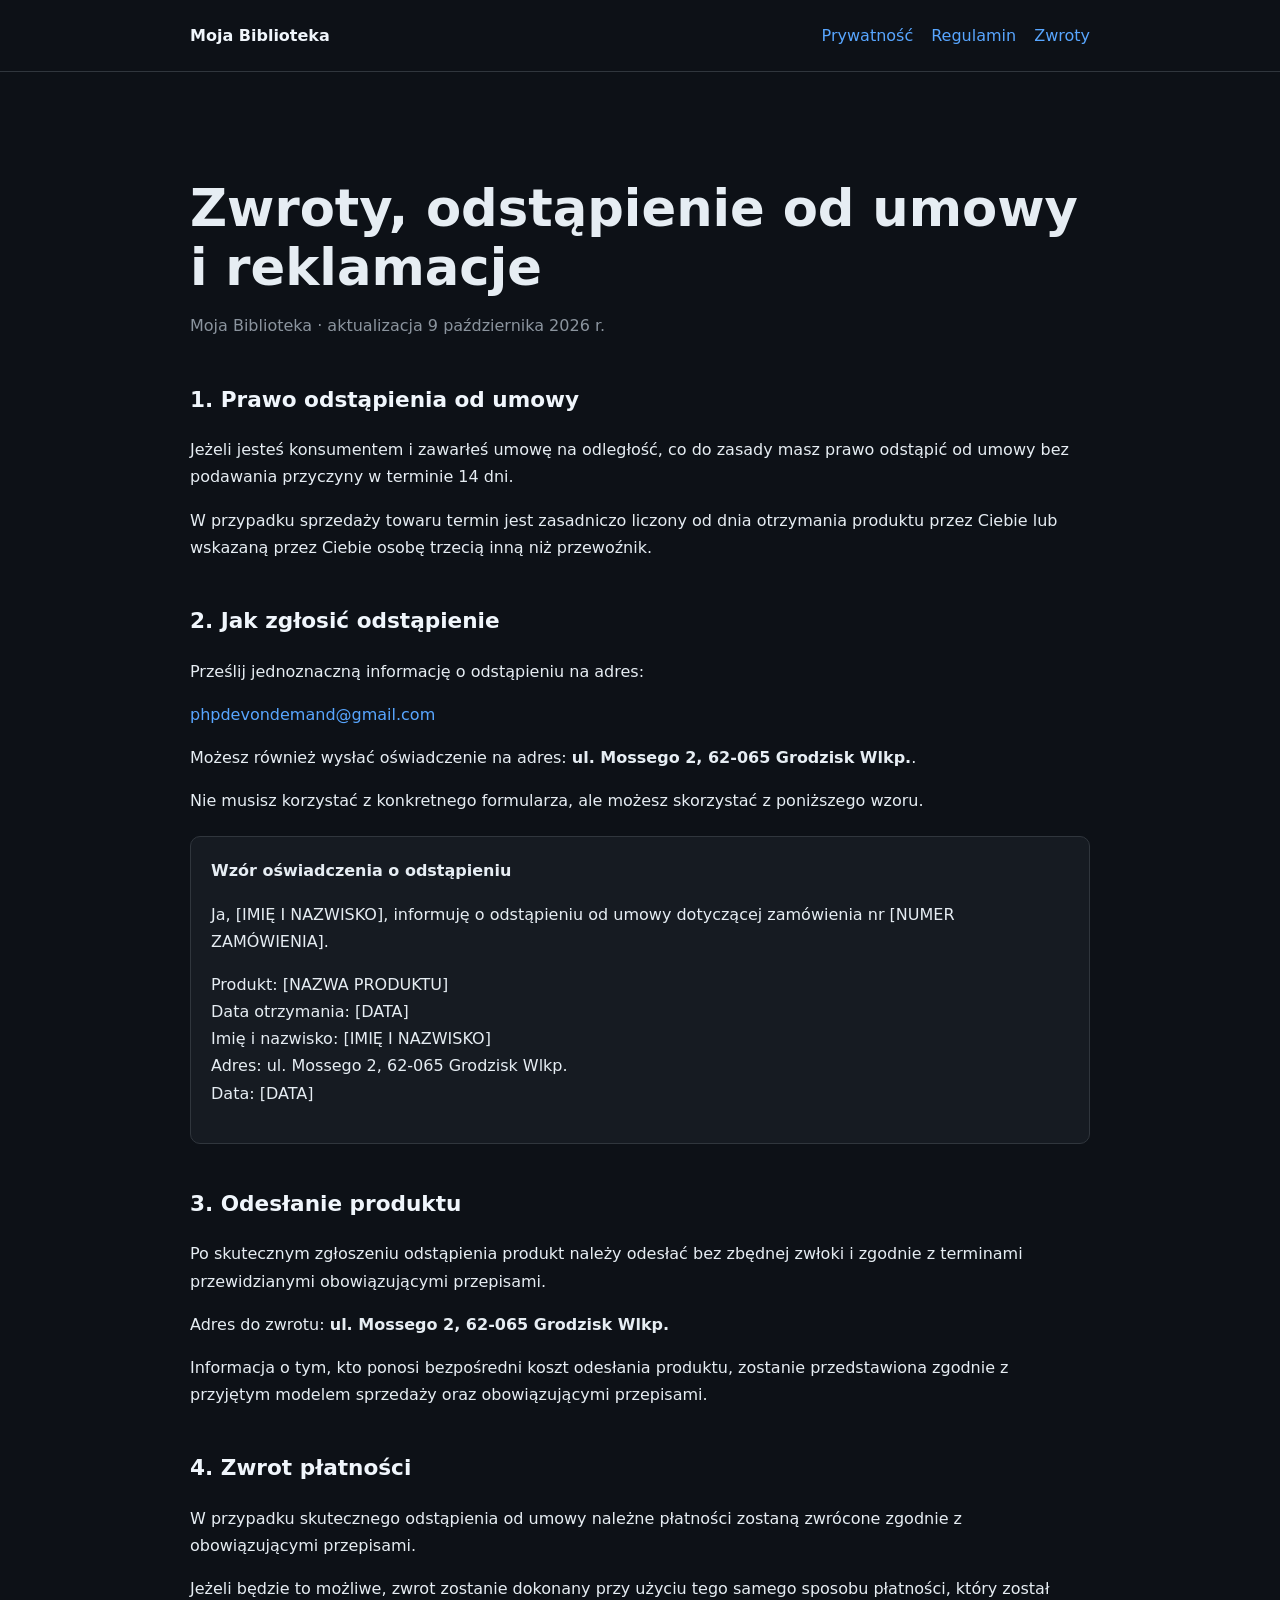
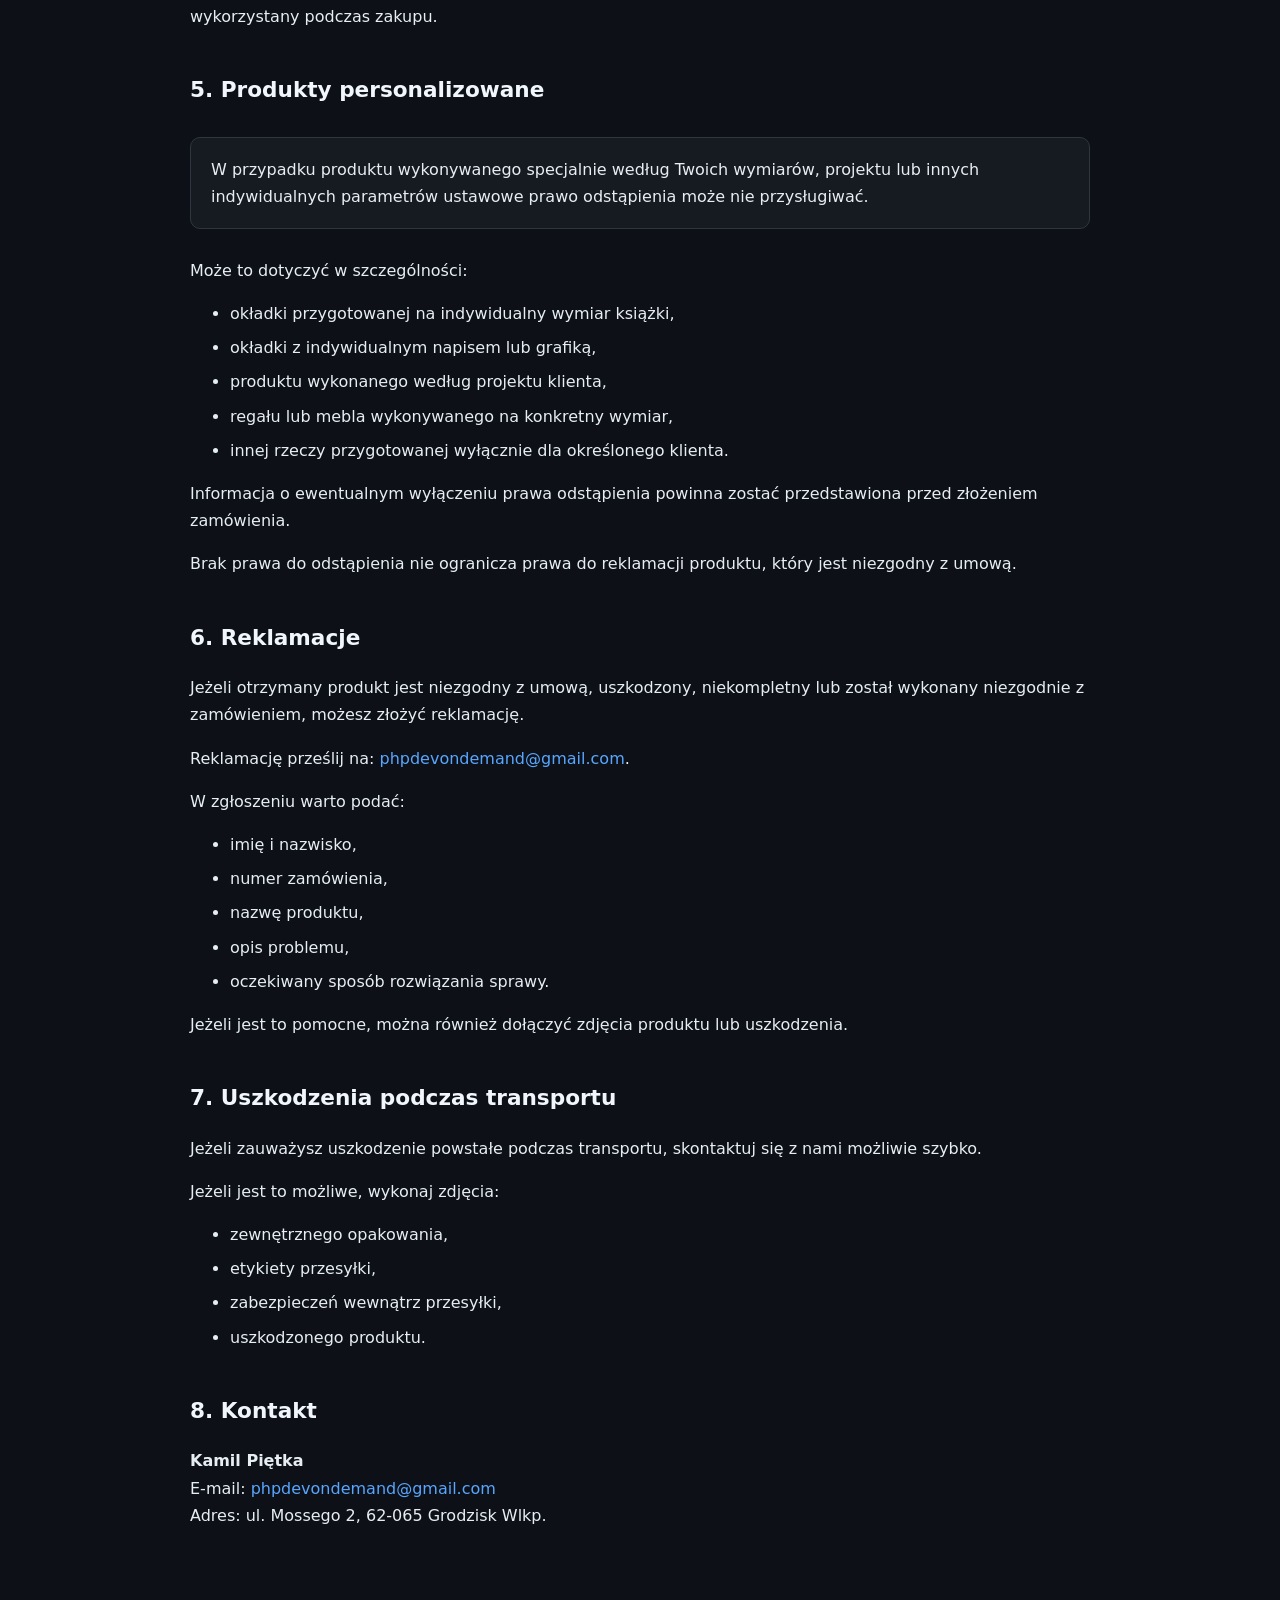
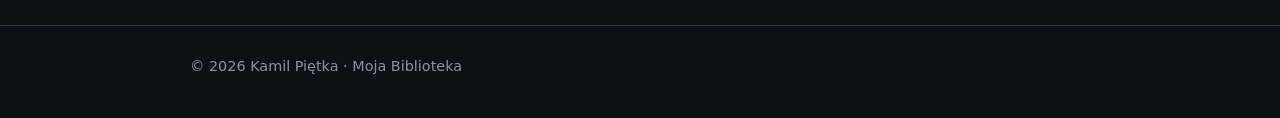
<file: mojabiblioteka/returns/index.html>
<!DOCTYPE html>
<html lang="pl">
<head>
    <meta charset="UTF-8">
    <meta name="viewport" content="width=device-width, initial-scale=1.0">

    <title>Zwroty i reklamacje — Moja Biblioteka</title>
    <meta
        name="description"
        content="Zasady zwrotów, odstąpienia od umowy i reklamacji Moja Biblioteka."
    >
    <meta name="robots" content="index,follow">

    <style>
        :root {
            color-scheme: dark;
            --bg: #0d1117;
            --panel: #161b22;
            --text: #e6edf3;
            --muted: #8b949e;
            --border: #30363d;
            --link: #58a6ff;
            --accent: #f0f6fc;
        }

        * { box-sizing: border-box; }

        body {
            margin: 0;
            background: var(--bg);
            color: var(--text);
            font-family: Inter, ui-sans-serif, system-ui, -apple-system,
                BlinkMacSystemFont, "Segoe UI", sans-serif;
            line-height: 1.7;
        }

        .container {
            width: min(900px, calc(100% - 32px));
            margin: 0 auto;
        }

        header {
            border-bottom: 1px solid var(--border);
            padding: 22px 0;
        }

        header .container {
            display: flex;
            justify-content: space-between;
            align-items: center;
            gap: 20px;
        }

        .brand {
            color: var(--accent);
            font-weight: 700;
            text-decoration: none;
        }

        nav {
            display: flex;
            flex-wrap: wrap;
            gap: 18px;
        }

        a { color: var(--link); text-decoration: none; }
        a:hover { text-decoration: underline; }

        main { padding: 64px 0 80px; }

        h1 {
            font-size: clamp(2rem, 5vw, 3.2rem);
            line-height: 1.15;
            margin-bottom: 12px;
        }

        h2 {
            margin-top: 42px;
            color: var(--accent);
            font-size: 1.35rem;
        }

        .subtitle {
            color: var(--muted);
            margin-bottom: 42px;
        }

        .notice {
            padding: 18px 20px;
            margin: 28px 0;
            background: var(--panel);
            border: 1px solid var(--border);
            border-radius: 10px;
        }

        li { margin: 7px 0; }

        .template {
            background: var(--panel);
            border: 1px solid var(--border);
            border-radius: 10px;
            padding: 20px;
            margin: 22px 0;
        }

        footer {
            border-top: 1px solid var(--border);
            color: var(--muted);
            padding: 28px 0 40px;
            font-size: 0.9rem;
        }

        @media (max-width: 650px) {
            header .container { display: block; }
            nav { margin-top: 14px; }
            main { padding-top: 40px; }
        }
    </style>
</head>

<body>
<header>
    <div class="container">
        <a class="brand" href="../">Moja Biblioteka</a>

        <nav>
            <a href="../privacy/">Prywatność</a>
            <a href="../terms/">Regulamin</a>
            <a href="../returns/">Zwroty</a>
        </nav>
    </div>
</header>

<main>
    <article class="container">
        <h1>Zwroty, odstąpienie od umowy i reklamacje</h1>
        <p class="subtitle">Moja Biblioteka · aktualizacja 9 października 2026 r.</p>

        <h2>1. Prawo odstąpienia od umowy</h2>

        <p>
            Jeżeli jesteś konsumentem i zawarłeś umowę na odległość,
            co do zasady masz prawo odstąpić od umowy bez podawania
            przyczyny w terminie 14 dni.
        </p>

        <p>
            W przypadku sprzedaży towaru termin jest zasadniczo liczony
            od dnia otrzymania produktu przez Ciebie lub wskazaną przez
            Ciebie osobę trzecią inną niż przewoźnik.
        </p>

        <h2>2. Jak zgłosić odstąpienie</h2>

        <p>
            Prześlij jednoznaczną informację o odstąpieniu na adres:
        </p>

        <p>
            <a href="mailto:phpdevondemand@gmail.com">phpdevondemand@gmail.com</a>
        </p>

        <p>
            Możesz również wysłać oświadczenie na adres:
            <strong>ul. Mossego 2, 62-065 Grodzisk Wlkp.</strong>.
        </p>

        <p>
            Nie musisz korzystać z konkretnego formularza, ale możesz
            skorzystać z poniższego wzoru.
        </p>

        <div class="template">
            <strong>Wzór oświadczenia o odstąpieniu</strong>

            <p>
                Ja, [IMIĘ I NAZWISKO], informuję o odstąpieniu od umowy
                dotyczącej zamówienia nr [NUMER ZAMÓWIENIA].
            </p>

            <p>
                Produkt: [NAZWA PRODUKTU]<br>
                Data otrzymania: [DATA]<br>
                Imię i nazwisko: [IMIĘ I NAZWISKO]<br>
                Adres: ul. Mossego 2, 62-065 Grodzisk Wlkp.<br>
                Data: [DATA]
            </p>
        </div>

        <h2>3. Odesłanie produktu</h2>

        <p>
            Po skutecznym zgłoszeniu odstąpienia produkt należy odesłać
            bez zbędnej zwłoki i zgodnie z terminami przewidzianymi
            obowiązującymi przepisami.
        </p>

        <p>
            Adres do zwrotu:
            <strong>ul. Mossego 2, 62-065 Grodzisk Wlkp.</strong>
        </p>

        <p>
            Informacja o tym, kto ponosi bezpośredni koszt odesłania
            produktu, zostanie przedstawiona zgodnie z przyjętym modelem
            sprzedaży oraz obowiązującymi przepisami.
        </p>

        <h2>4. Zwrot płatności</h2>

        <p>
            W przypadku skutecznego odstąpienia od umowy należne płatności
            zostaną zwrócone zgodnie z obowiązującymi przepisami.
        </p>

        <p>
            Jeżeli będzie to możliwe, zwrot zostanie dokonany przy użyciu
            tego samego sposobu płatności, który został wykorzystany
            podczas zakupu.
        </p>

        <h2>5. Produkty personalizowane</h2>

        <div class="notice">
            W przypadku produktu wykonywanego specjalnie według Twoich
            wymiarów, projektu lub innych indywidualnych parametrów
            ustawowe prawo odstąpienia może nie przysługiwać.
        </div>

        <p>Może to dotyczyć w szczególności:</p>

        <ul>
            <li>okładki przygotowanej na indywidualny wymiar książki,</li>
            <li>okładki z indywidualnym napisem lub grafiką,</li>
            <li>produktu wykonanego według projektu klienta,</li>
            <li>regału lub mebla wykonywanego na konkretny wymiar,</li>
            <li>
                innej rzeczy przygotowanej wyłącznie dla określonego klienta.
            </li>
        </ul>

        <p>
            Informacja o ewentualnym wyłączeniu prawa odstąpienia powinna
            zostać przedstawiona przed złożeniem zamówienia.
        </p>

        <p>
            Brak prawa do odstąpienia nie ogranicza prawa do reklamacji
            produktu, który jest niezgodny z umową.
        </p>

        <h2>6. Reklamacje</h2>

        <p>
            Jeżeli otrzymany produkt jest niezgodny z umową, uszkodzony,
            niekompletny lub został wykonany niezgodnie z zamówieniem,
            możesz złożyć reklamację.
        </p>

        <p>
            Reklamację prześlij na:
            <a href="mailto:phpdevondemand@gmail.com">phpdevondemand@gmail.com</a>.
        </p>

        <p>W zgłoszeniu warto podać:</p>

        <ul>
            <li>imię i nazwisko,</li>
            <li>numer zamówienia,</li>
            <li>nazwę produktu,</li>
            <li>opis problemu,</li>
            <li>oczekiwany sposób rozwiązania sprawy.</li>
        </ul>

        <p>
            Jeżeli jest to pomocne, można również dołączyć zdjęcia produktu
            lub uszkodzenia.
        </p>

        <h2>7. Uszkodzenia podczas transportu</h2>

        <p>
            Jeżeli zauważysz uszkodzenie powstałe podczas transportu,
            skontaktuj się z nami możliwie szybko.
        </p>

        <p>Jeżeli jest to możliwe, wykonaj zdjęcia:</p>

        <ul>
            <li>zewnętrznego opakowania,</li>
            <li>etykiety przesyłki,</li>
            <li>zabezpieczeń wewnątrz przesyłki,</li>
            <li>uszkodzonego produktu.</li>
        </ul>

        <h2>8. Kontakt</h2>

        <p>
            <strong>Kamil Piętka</strong><br>
            E-mail:
            <a href="mailto:phpdevondemand@gmail.com">phpdevondemand@gmail.com</a><br>
            Adres: ul. Mossego 2, 62-065 Grodzisk Wlkp.
        </p>
    </article>
</main>

<footer>
    <div class="container">
        © 2026 Kamil Piętka · Moja Biblioteka
    </div>
</footer>
</body>
</html>
</file>
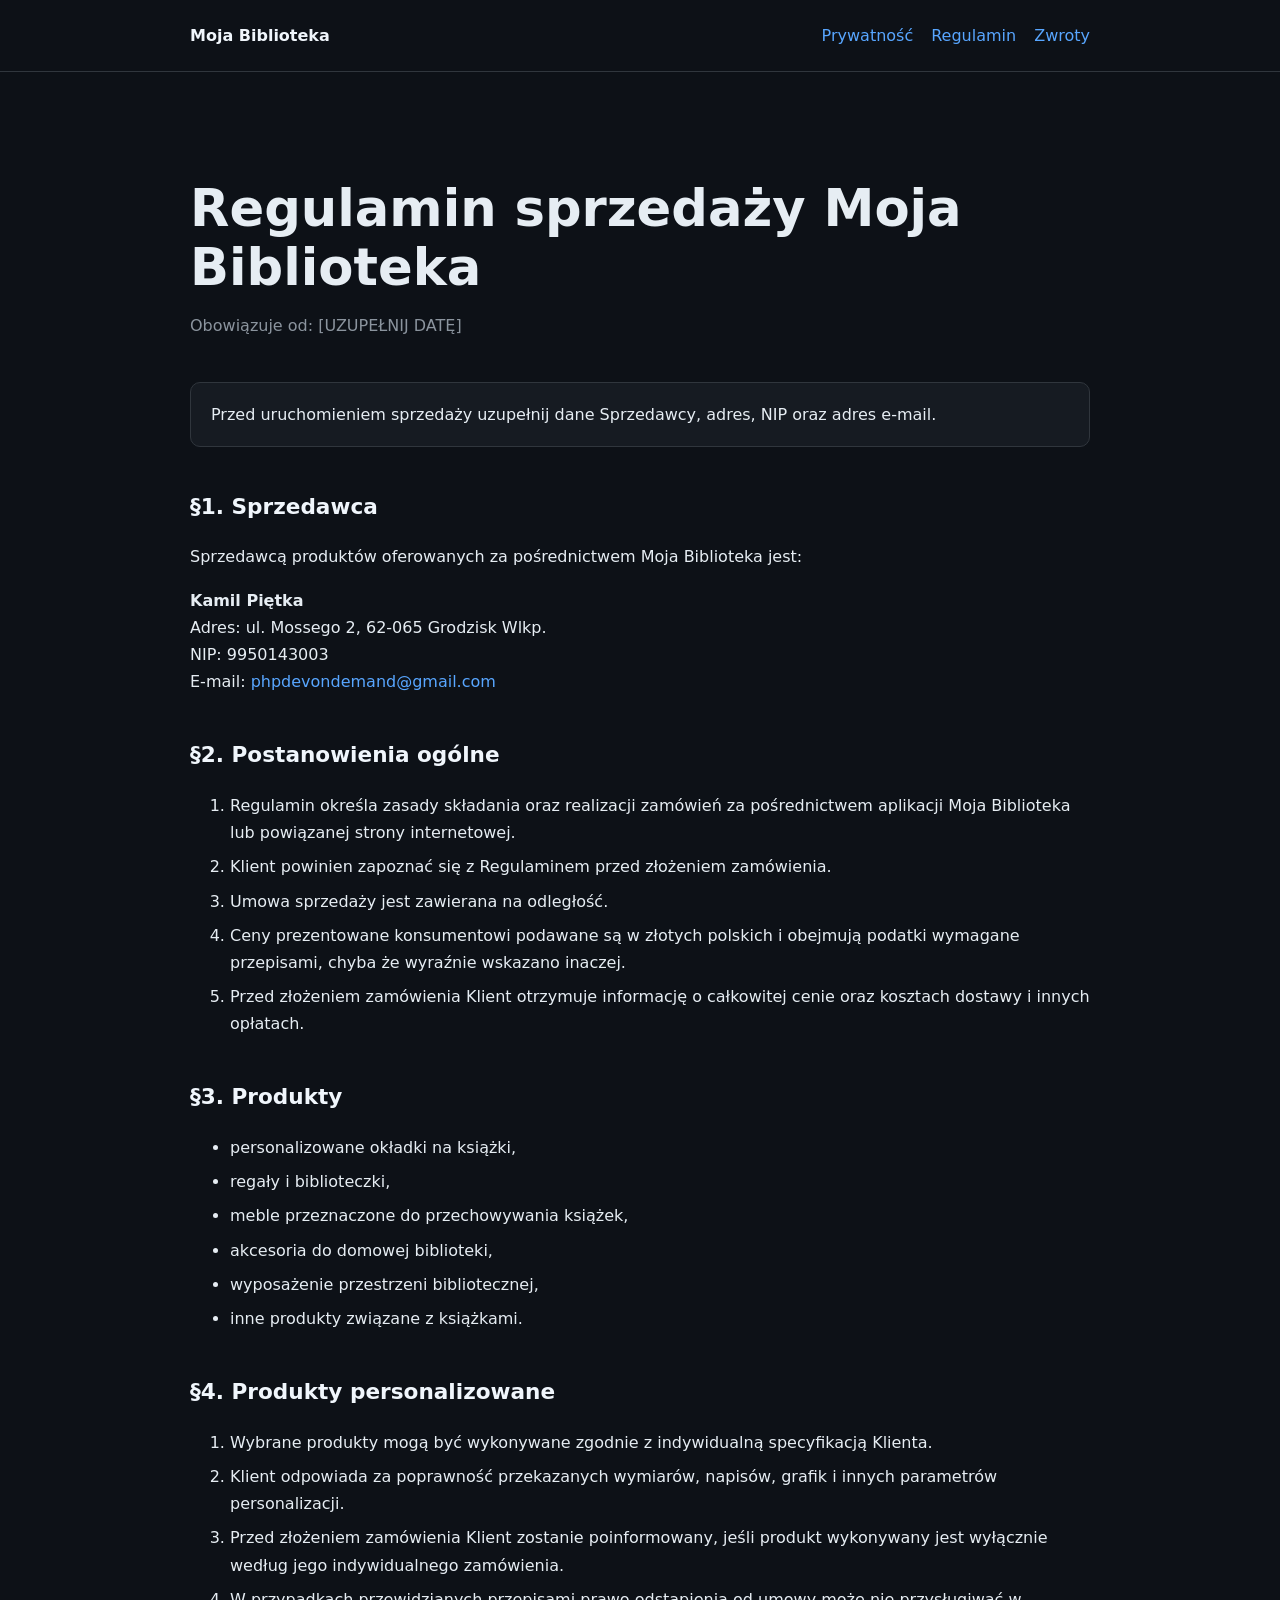
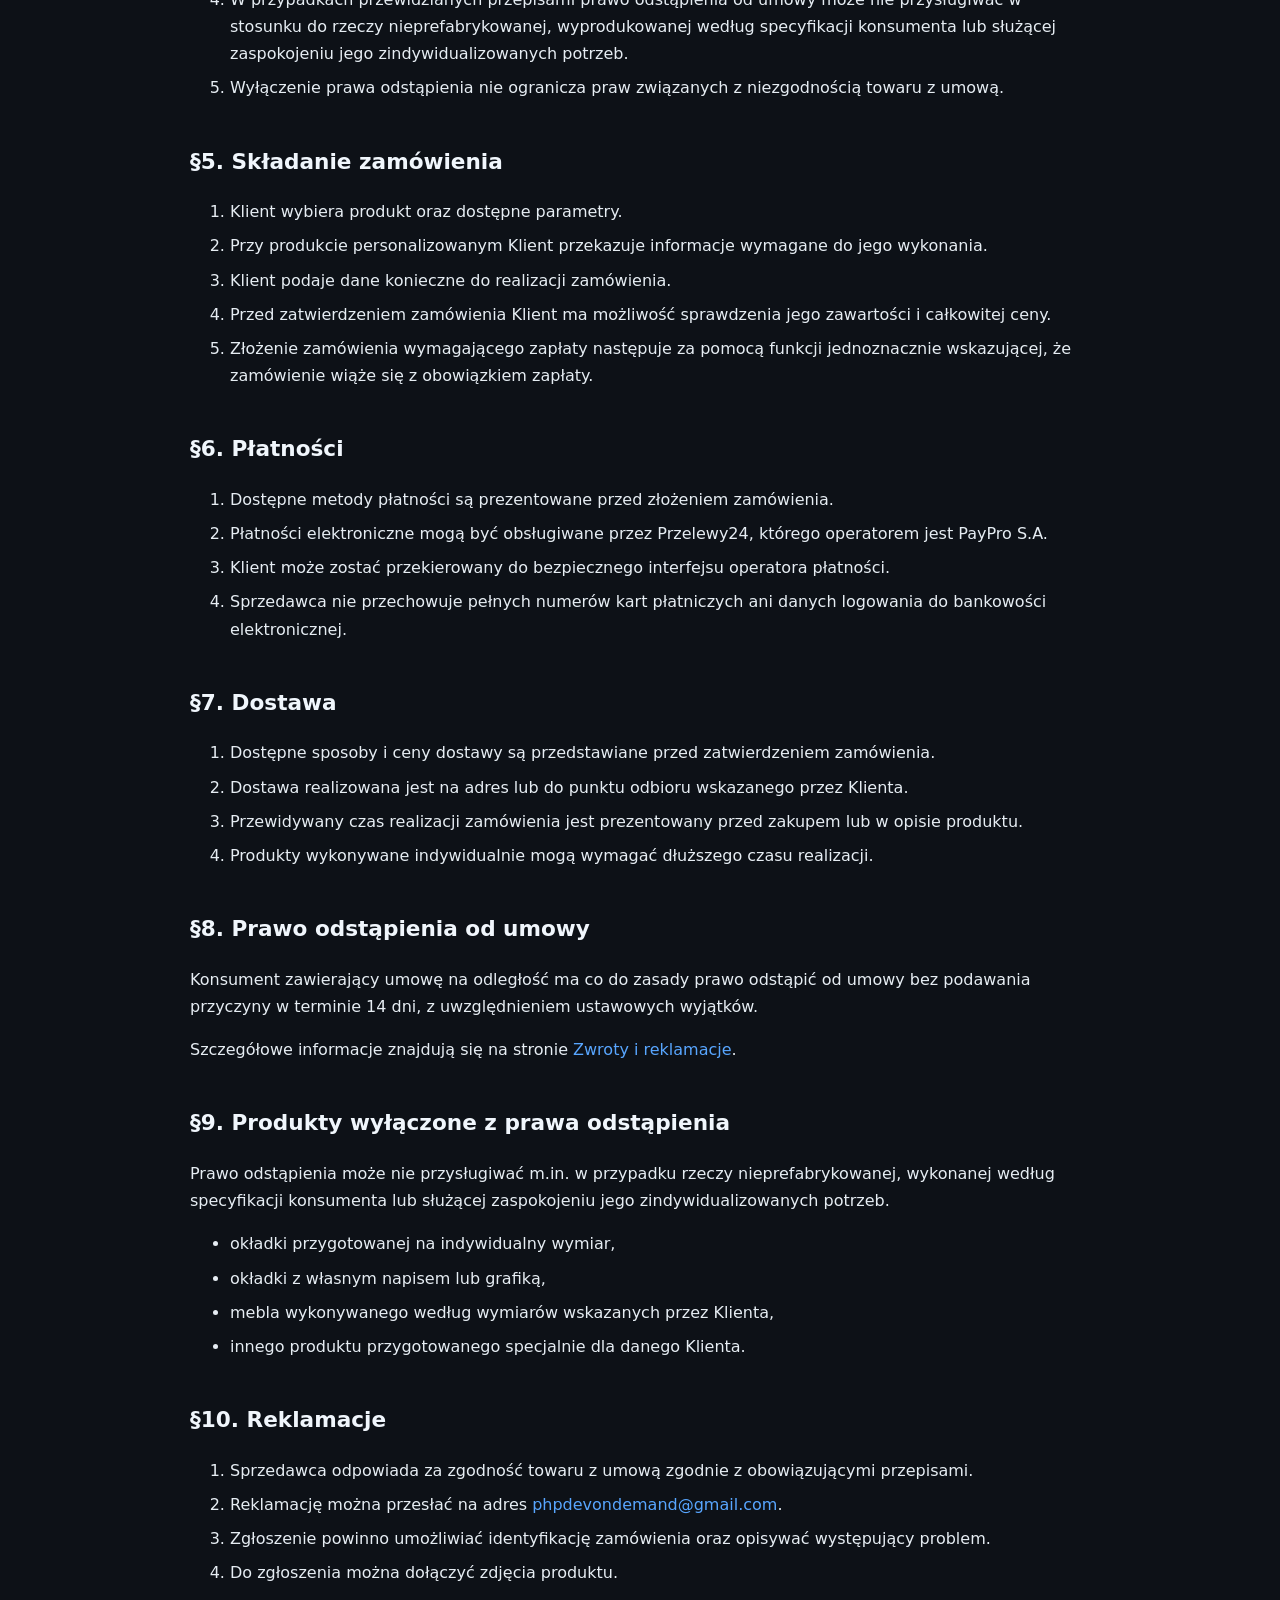
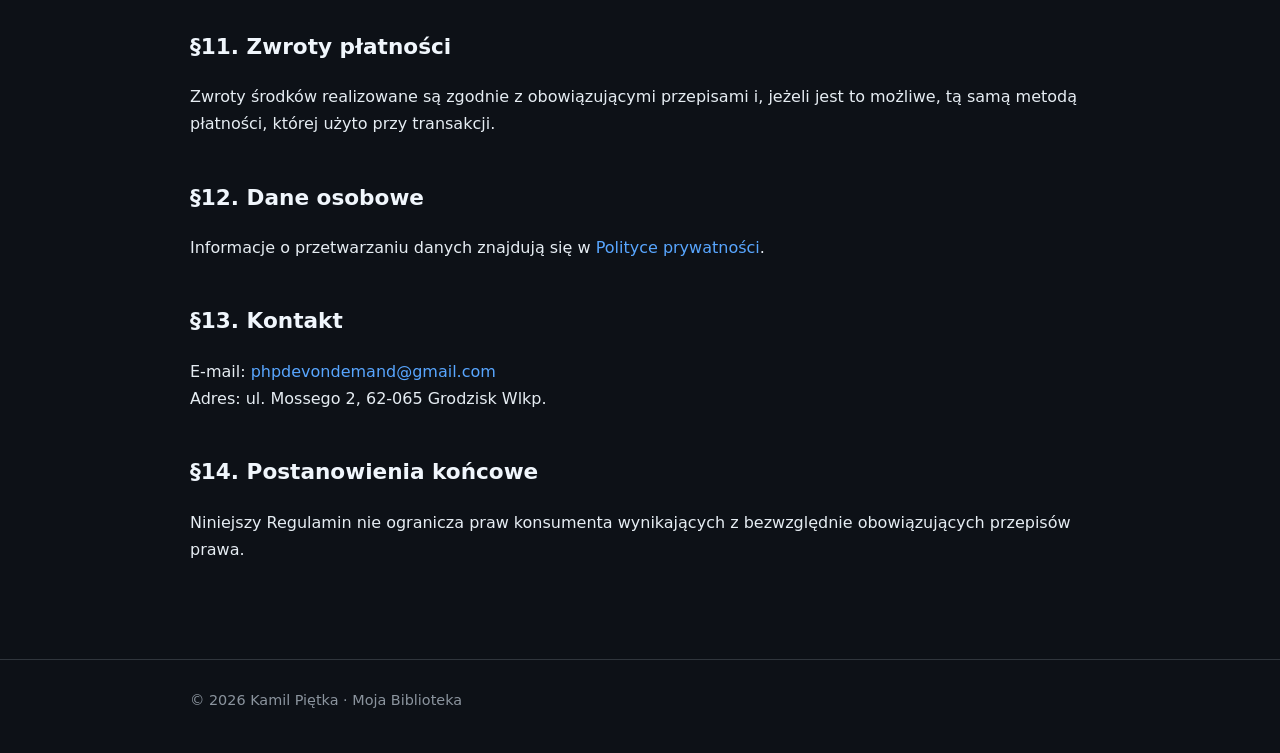
<file: mojabiblioteka/terms/index.html>
<!DOCTYPE html>
<html lang="pl">
<head>
    <meta charset="UTF-8">
    <meta name="viewport" content="width=device-width, initial-scale=1.0">
    <title>Regulamin — Moja Biblioteka</title>
    <meta name="description" content="Regulamin sprzedaży Moja Biblioteka.">
    <meta name="robots" content="index,follow">
    <style>
        :root {
            color-scheme: dark;
            --bg: #0d1117; --panel: #161b22; --text: #e6edf3;
            --muted: #8b949e; --border: #30363d; --link: #58a6ff; --accent: #f0f6fc;
        }
        * { box-sizing: border-box; }
        body { margin: 0; background: var(--bg); color: var(--text);
            font-family: Inter, ui-sans-serif, system-ui, -apple-system,
            BlinkMacSystemFont, "Segoe UI", sans-serif; line-height: 1.7; }
        .container { width: min(900px, calc(100% - 32px)); margin: 0 auto; }
        header { border-bottom: 1px solid var(--border); padding: 22px 0; }
        header .container { display:flex; justify-content:space-between; align-items:center; gap:20px; }
        .brand { color: var(--accent); font-weight:700; text-decoration:none; }
        nav { display:flex; flex-wrap:wrap; gap:18px; }
        a { color:var(--link); text-decoration:none; } a:hover { text-decoration:underline; }
        main { padding:64px 0 80px; }
        h1 { font-size:clamp(2rem,5vw,3.2rem); line-height:1.15; margin-bottom:12px; }
        h2 { margin-top:42px; color:var(--accent); font-size:1.35rem; }
        .subtitle { color:var(--muted); margin-bottom:42px; }
        .notice { padding:18px 20px; background:var(--panel); border:1px solid var(--border);
            border-radius:10px; margin:28px 0; }
        li { margin:7px 0; }
        footer { border-top:1px solid var(--border); color:var(--muted); padding:28px 0 40px; font-size:.9rem; }
        @media (max-width:650px) { header .container{display:block;} nav{margin-top:14px;} main{padding-top:40px;} }
    </style>
</head>
<body>
<header>
    <div class="container">
        <a class="brand" href="../">Moja Biblioteka</a>
        <nav>
            <a href="../privacy/">Prywatność</a>
            <a href="../terms/">Regulamin</a>
            <a href="../returns/">Zwroty</a>
        </nav>
    </div>
</header>
<main>
    <article class="container">
        <h1>Regulamin sprzedaży Moja Biblioteka</h1>
        <p class="subtitle">Obowiązuje od: [UZUPEŁNIJ DATĘ]</p>

        <div class="notice">Przed uruchomieniem sprzedaży uzupełnij dane Sprzedawcy, adres, NIP oraz adres e-mail.</div>

        <h2>§1. Sprzedawca</h2>
        <p>Sprzedawcą produktów oferowanych za pośrednictwem Moja Biblioteka jest:</p>
        <p>
            <strong>Kamil Piętka</strong><br>
            Adres: ul. Mossego 2, 62-065 Grodzisk Wlkp.<br>
            NIP: 9950143003<br>
            E-mail: <a href="mailto:phpdevondemand@gmail.com">phpdevondemand@gmail.com</a>
        </p>

        <h2>§2. Postanowienia ogólne</h2>
        <ol>
            <li>Regulamin określa zasady składania oraz realizacji zamówień za pośrednictwem aplikacji Moja Biblioteka lub powiązanej strony internetowej.</li>
            <li>Klient powinien zapoznać się z Regulaminem przed złożeniem zamówienia.</li>
            <li>Umowa sprzedaży jest zawierana na odległość.</li>
            <li>Ceny prezentowane konsumentowi podawane są w złotych polskich i obejmują podatki wymagane przepisami, chyba że wyraźnie wskazano inaczej.</li>
            <li>Przed złożeniem zamówienia Klient otrzymuje informację o całkowitej cenie oraz kosztach dostawy i innych opłatach.</li>
        </ol>

        <h2>§3. Produkty</h2>
        <ul>
            <li>personalizowane okładki na książki,</li>
            <li>regały i biblioteczki,</li>
            <li>meble przeznaczone do przechowywania książek,</li>
            <li>akcesoria do domowej biblioteki,</li>
            <li>wyposażenie przestrzeni bibliotecznej,</li>
            <li>inne produkty związane z książkami.</li>
        </ul>

        <h2>§4. Produkty personalizowane</h2>
        <ol>
            <li>Wybrane produkty mogą być wykonywane zgodnie z indywidualną specyfikacją Klienta.</li>
            <li>Klient odpowiada za poprawność przekazanych wymiarów, napisów, grafik i innych parametrów personalizacji.</li>
            <li>Przed złożeniem zamówienia Klient zostanie poinformowany, jeśli produkt wykonywany jest wyłącznie według jego indywidualnego zamówienia.</li>
            <li>W przypadkach przewidzianych przepisami prawo odstąpienia od umowy może nie przysługiwać w stosunku do rzeczy nieprefabrykowanej, wyprodukowanej według specyfikacji konsumenta lub służącej zaspokojeniu jego zindywidualizowanych potrzeb.</li>
            <li>Wyłączenie prawa odstąpienia nie ogranicza praw związanych z niezgodnością towaru z umową.</li>
        </ol>

        <h2>§5. Składanie zamówienia</h2>
        <ol>
            <li>Klient wybiera produkt oraz dostępne parametry.</li>
            <li>Przy produkcie personalizowanym Klient przekazuje informacje wymagane do jego wykonania.</li>
            <li>Klient podaje dane konieczne do realizacji zamówienia.</li>
            <li>Przed zatwierdzeniem zamówienia Klient ma możliwość sprawdzenia jego zawartości i całkowitej ceny.</li>
            <li>Złożenie zamówienia wymagającego zapłaty następuje za pomocą funkcji jednoznacznie wskazującej, że zamówienie wiąże się z obowiązkiem zapłaty.</li>
        </ol>

        <h2>§6. Płatności</h2>
        <ol>
            <li>Dostępne metody płatności są prezentowane przed złożeniem zamówienia.</li>
            <li>Płatności elektroniczne mogą być obsługiwane przez Przelewy24, którego operatorem jest PayPro S.A.</li>
            <li>Klient może zostać przekierowany do bezpiecznego interfejsu operatora płatności.</li>
            <li>Sprzedawca nie przechowuje pełnych numerów kart płatniczych ani danych logowania do bankowości elektronicznej.</li>
        </ol>

        <h2>§7. Dostawa</h2>
        <ol>
            <li>Dostępne sposoby i ceny dostawy są przedstawiane przed zatwierdzeniem zamówienia.</li>
            <li>Dostawa realizowana jest na adres lub do punktu odbioru wskazanego przez Klienta.</li>
            <li>Przewidywany czas realizacji zamówienia jest prezentowany przed zakupem lub w opisie produktu.</li>
            <li>Produkty wykonywane indywidualnie mogą wymagać dłuższego czasu realizacji.</li>
        </ol>

        <h2>§8. Prawo odstąpienia od umowy</h2>
        <p>Konsument zawierający umowę na odległość ma co do zasady prawo odstąpić od umowy bez podawania przyczyny w terminie 14 dni, z uwzględnieniem ustawowych wyjątków.</p>
        <p>Szczegółowe informacje znajdują się na stronie <a href="../returns/">Zwroty i reklamacje</a>.</p>

        <h2>§9. Produkty wyłączone z prawa odstąpienia</h2>
        <p>Prawo odstąpienia może nie przysługiwać m.in. w przypadku rzeczy nieprefabrykowanej, wykonanej według specyfikacji konsumenta lub służącej zaspokojeniu jego zindywidualizowanych potrzeb.</p>
        <ul>
            <li>okładki przygotowanej na indywidualny wymiar,</li>
            <li>okładki z własnym napisem lub grafiką,</li>
            <li>mebla wykonywanego według wymiarów wskazanych przez Klienta,</li>
            <li>innego produktu przygotowanego specjalnie dla danego Klienta.</li>
        </ul>

        <h2>§10. Reklamacje</h2>
        <ol>
            <li>Sprzedawca odpowiada za zgodność towaru z umową zgodnie z obowiązującymi przepisami.</li>
            <li>Reklamację można przesłać na adres <a href="mailto:phpdevondemand@gmail.com">phpdevondemand@gmail.com</a>.</li>
            <li>Zgłoszenie powinno umożliwiać identyfikację zamówienia oraz opisywać występujący problem.</li>
            <li>Do zgłoszenia można dołączyć zdjęcia produktu.</li>
        </ol>

        <h2>§11. Zwroty płatności</h2>
        <p>Zwroty środków realizowane są zgodnie z obowiązującymi przepisami i, jeżeli jest to możliwe, tą samą metodą płatności, której użyto przy transakcji.</p>

        <h2>§12. Dane osobowe</h2>
        <p>Informacje o przetwarzaniu danych znajdują się w <a href="../privacy/">Polityce prywatności</a>.</p>

        <h2>§13. Kontakt</h2>
        <p>E-mail: <a href="mailto:phpdevondemand@gmail.com">phpdevondemand@gmail.com</a><br>Adres: ul. Mossego 2, 62-065 Grodzisk Wlkp.</p>

        <h2>§14. Postanowienia końcowe</h2>
        <p>Niniejszy Regulamin nie ogranicza praw konsumenta wynikających z bezwzględnie obowiązujących przepisów prawa.</p>
    </article>
</main>
<footer>
    <div class="container">© 2026 Kamil Piętka · Moja Biblioteka</div>
</footer>
</body>
</html>
</file>
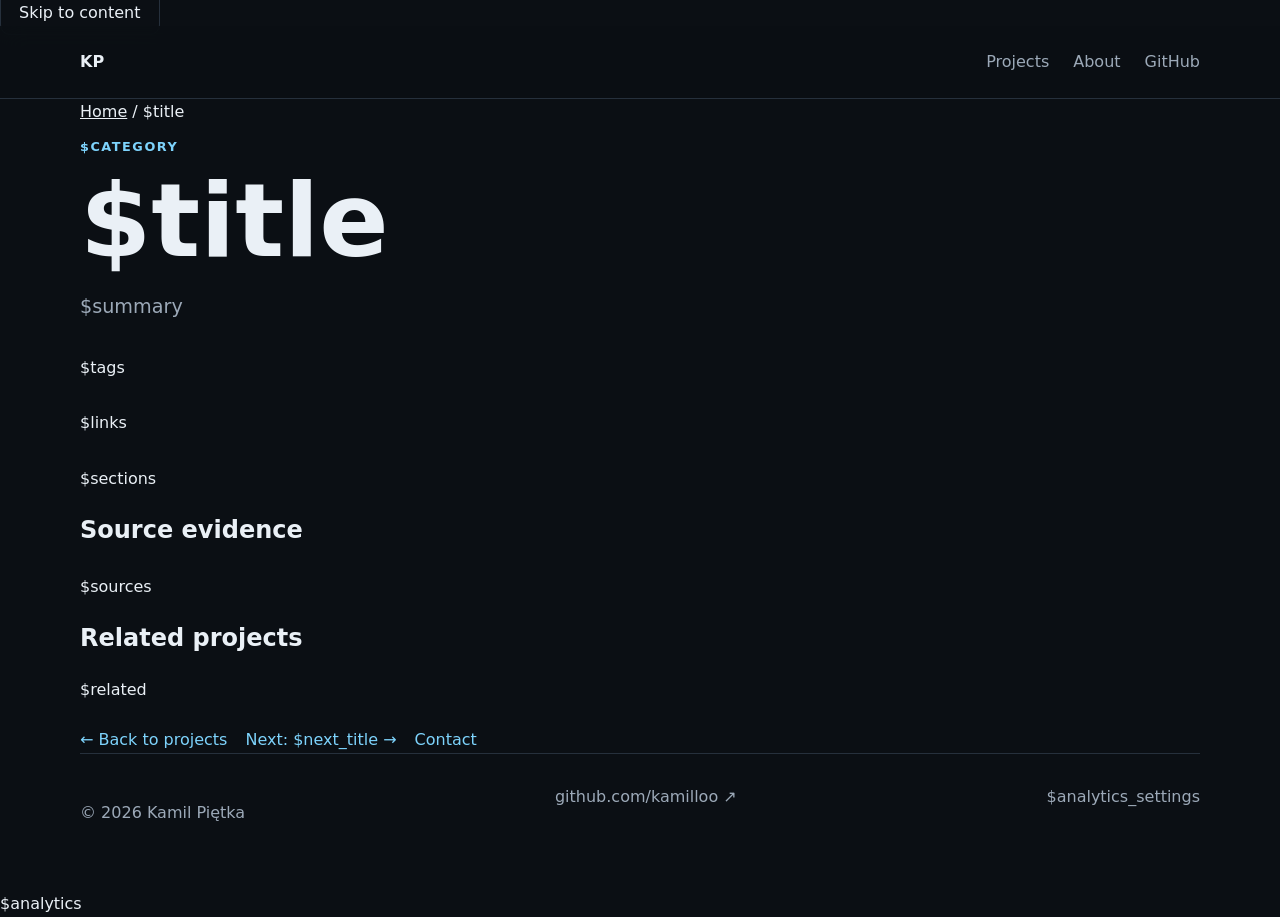
<file: templates/case-study.html>
<!doctype html>
<html lang="en">
<head>
  <meta charset="utf-8">
  <meta name="viewport" content="width=device-width, initial-scale=1, viewport-fit=cover">
  <title>$seo_title</title>
  <meta name="description" content="$description">
  <link rel="canonical" href="$url">
  <meta property="og:type" content="website">
  <meta property="og:title" content="$seo_title">
  <meta property="og:description" content="$description">
  <meta property="og:url" content="$url">
  <meta property="og:site_name" content="Kamil Piętka">
  <meta name="twitter:card" content="summary">
  <meta name="twitter:title" content="$seo_title">
  <meta name="twitter:description" content="$description">
  <script type="application/ld+json">$structured_data</script>
  <link rel="stylesheet" href="/styles.css">
</head>
<body class="case-page">
<a class="skip-link button" href="#main">Skip to content</a>
<header class="site-header">
  <div class="wrap nav">
    <a class="brand" href="/#top" aria-label="Kamil Piętka — Home"><span aria-hidden="true">KP</span></a>
    <nav aria-label="Primary navigation">
      <a href="/#projects">Projects</a>
      <a href="/#about">About</a>
      <a href="https://github.com/kamilloo">GitHub</a>
    </nav>
  </div>
</header>
<main id="main" class="wrap case-study">
  <article>
    <nav class="breadcrumbs" aria-label="Breadcrumb"><a href="/">Home</a> / <span aria-current="page">$title</span></nav>
    <header>
      <p class="eyebrow">$category</p>
      <h1>$title</h1>
      <p class="lead">$summary</p>
      <div class="stack" aria-label="Project technologies">$tags</div>
      <div class="actions">$links</div>
    </header>
    $sections
    <section aria-labelledby="sources"><h2 id="sources">Source evidence</h2><div class="project-links">$sources</div></section>
  </article>
  <section aria-labelledby="related"><h2 id="related">Related projects</h2><div class="strength-grid">$related</div></section>
  <nav class="project-links case-navigation" aria-label="Case study navigation">
    <a href="/#projects">← Back to projects</a>
    <a href="$next_url">Next: $next_title →</a>
    <a href="/#contact">Contact</a>
  </nav>
</main>
<footer class="wrap footer"><p>© 2026 Kamil Piętka</p><a href="https://github.com/kamilloo">github.com/kamilloo ↗</a>
$analytics_settings
</footer>

$analytics
</body>
</html>
</file>
<file: styles.css>
:root {
  --bg: #0b0f14;
  --panel: #121821;
  --text: #eaf0f6;
  --muted: #9ca9b8;
  --line: #26303c;
  --accent: #7dd3fc;
  --max: 1120px;
}

* {
  box-sizing: border-box;
}

html {
  scroll-behavior: smooth;
}

body {
  margin: 0;
  background: var(--bg);
  color: var(--text);
  font-family: Inter, system-ui, -apple-system, BlinkMacSystemFont, "Segoe UI", sans-serif;
  line-height: 1.6;
}

a {
  color: inherit;
}

.wrap {
  width: min(var(--max), calc(100% - 40px));
  margin: 0 auto;
}

.site-header {
  position: sticky;
  top: 0;
  backdrop-filter: blur(12px);
  background: rgba(11, 15, 20, 0.88);
  border-bottom: 1px solid var(--line);
  z-index: 10;
}

.nav {
  min-height: 72px;
  display: flex;
  justify-content: space-between;
  align-items: center;
}

.nav nav {
  display: flex;
  gap: 24px;
}

.nav a {
  text-decoration: none;
  color: var(--muted);
}

.nav a:hover {
  color: var(--text);
}

.brand {
  font-weight: 800;
  color: var(--text) !important;
}

.hero {
  padding: 120px 0 90px;
}

.eyebrow {
  color: var(--accent);
  text-transform: uppercase;
  letter-spacing: .12em;
  font-size: .8rem;
  font-weight: 700;
}

h1 {
  margin: 0;
  font-size: clamp(3rem, 8vw, 6.5rem);
  line-height: 1;
}

.hero h2 {
  margin: 18px 0;
  font-size: clamp(1.4rem, 4vw, 2.5rem);
  color: var(--muted);
}

.lead {
  max-width: 760px;
  font-size: 1.2rem;
  color: var(--muted);
}

.actions {
  display: flex;
  gap: 12px;
  margin: 30px 0;
  flex-wrap: wrap;
}

.button {
  border: 1px solid var(--line);
  padding: 12px 18px;
  border-radius: 10px;
  text-decoration: none;
}

.button.primary {
  background: var(--text);
  color: var(--bg);
}

.stack {
  display: flex;
  flex-wrap: wrap;
  gap: 8px;
  margin-top: 32px;
}

.stack span {
  border: 1px solid var(--line);
  color: var(--muted);
  padding: 6px 10px;
  border-radius: 999px;
  font-size: .9rem;
}

.section {
  padding: 80px 0;
}

.section h2 {
  font-size: clamp(2rem, 5vw, 3.5rem);
  margin-top: 0;
}

.project {
  background: var(--panel);
  border: 1px solid var(--line);
  border-radius: 18px;
  padding: 30px;
}

.featured {
  margin-bottom: 24px;
}

.project-grid {
  display: grid;
  grid-template-columns: repeat(2, 1fr);
  gap: 24px;
}

.project h3 {
  font-size: 1.8rem;
  margin-top: 0;
}

.project-kicker {
  color: var(--accent);
  font-size: .85rem;
  font-weight: 700;
}

.highlights {
  color: var(--muted);
}

.project-links {
  display: flex;
  flex-wrap: wrap;
  gap: 18px;
  margin-top: 24px;
}

.project-links a {
  color: var(--accent);
  text-decoration: none;
}

.architecture {
  font-family: ui-monospace, SFMono-Regular, Menlo, monospace;
  border: 1px solid var(--line);
  background: #0d131a;
  padding: 16px;
  border-radius: 10px;
  margin: 20px 0;
}

.about {
  display: grid;
  grid-template-columns: 1fr 1fr;
  gap: 60px;
}

.about p {
  color: var(--muted);
}

.footer {
  border-top: 1px solid var(--line);
  padding: 30px 0 50px;
  display: flex;
  justify-content: space-between;
  color: var(--muted);
}

.footer a {
  text-decoration: none;
}

@media (max-width: 760px) {
  .project-grid,
  .about {
    grid-template-columns: 1fr;
  }

  .nav nav {
    gap: 14px;
    font-size: .9rem;
  }

  .hero {
    padding-top: 80px;
  }
}
</file>
